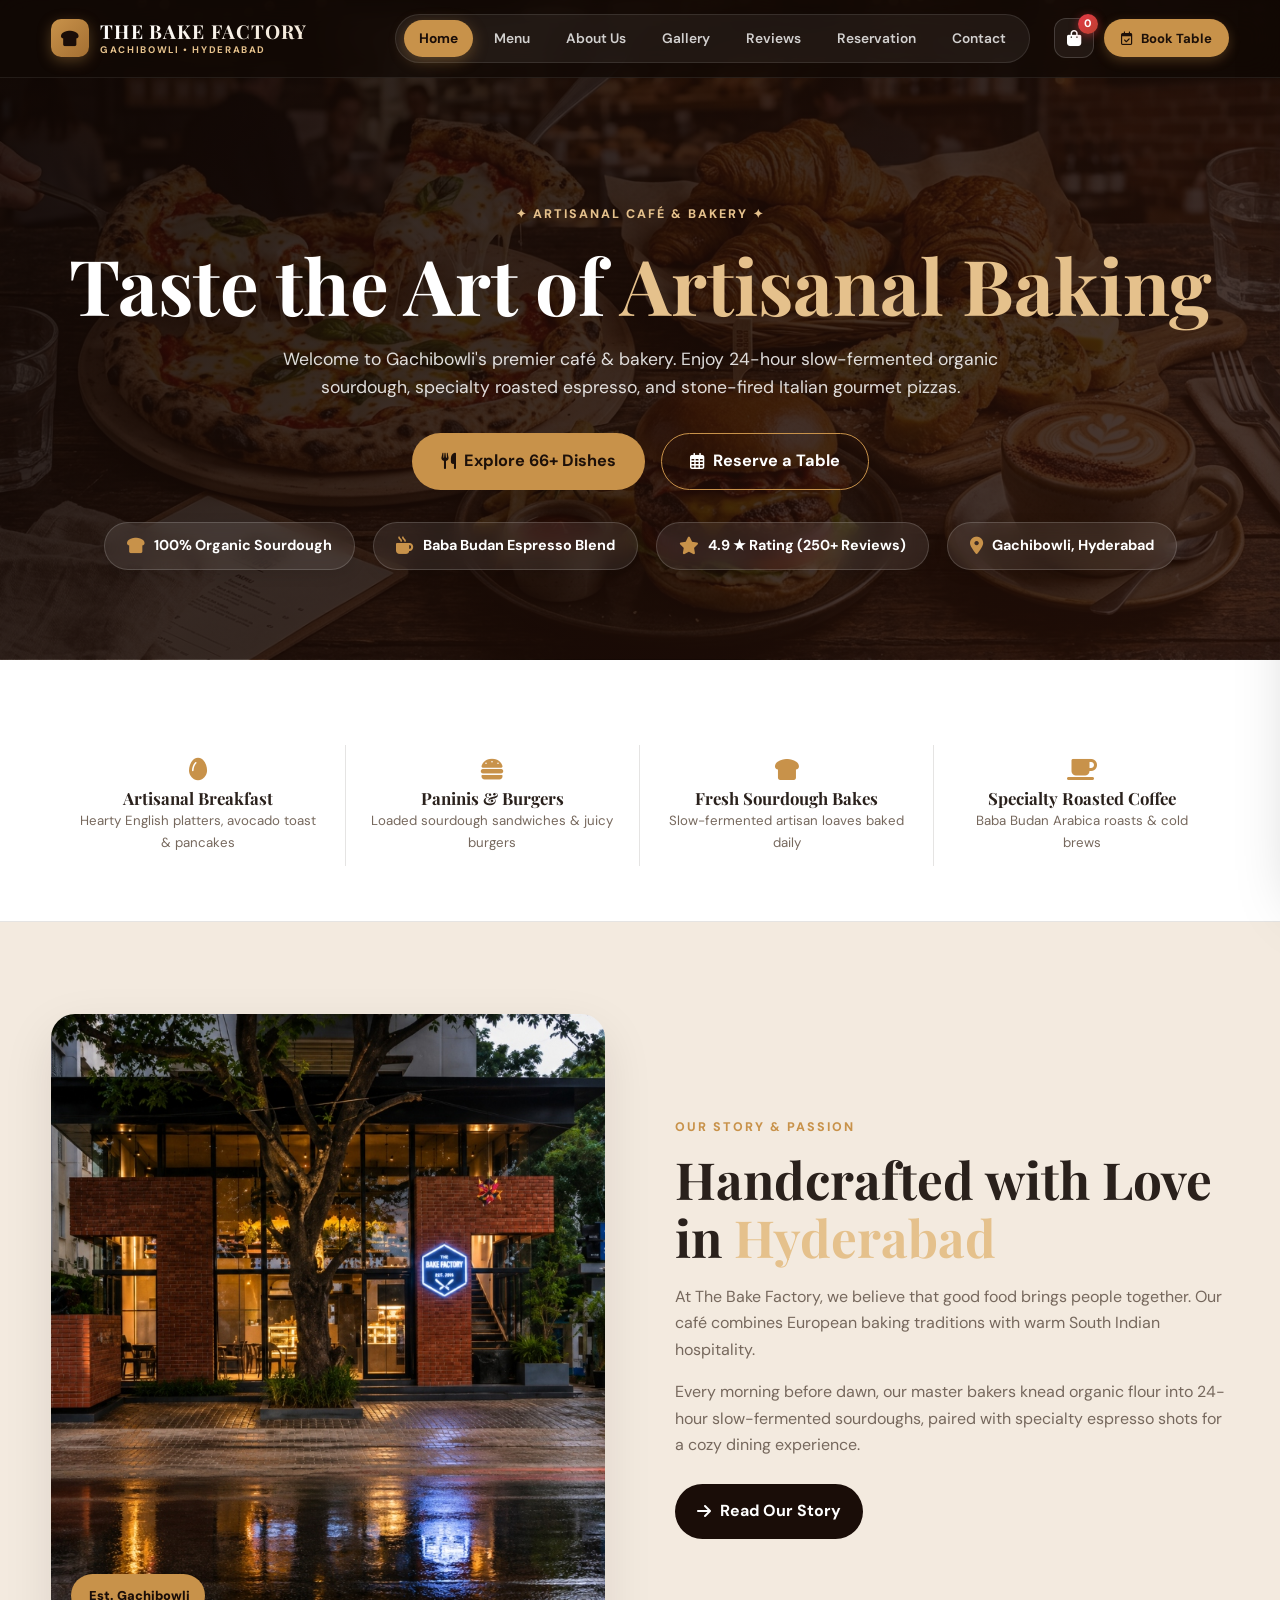
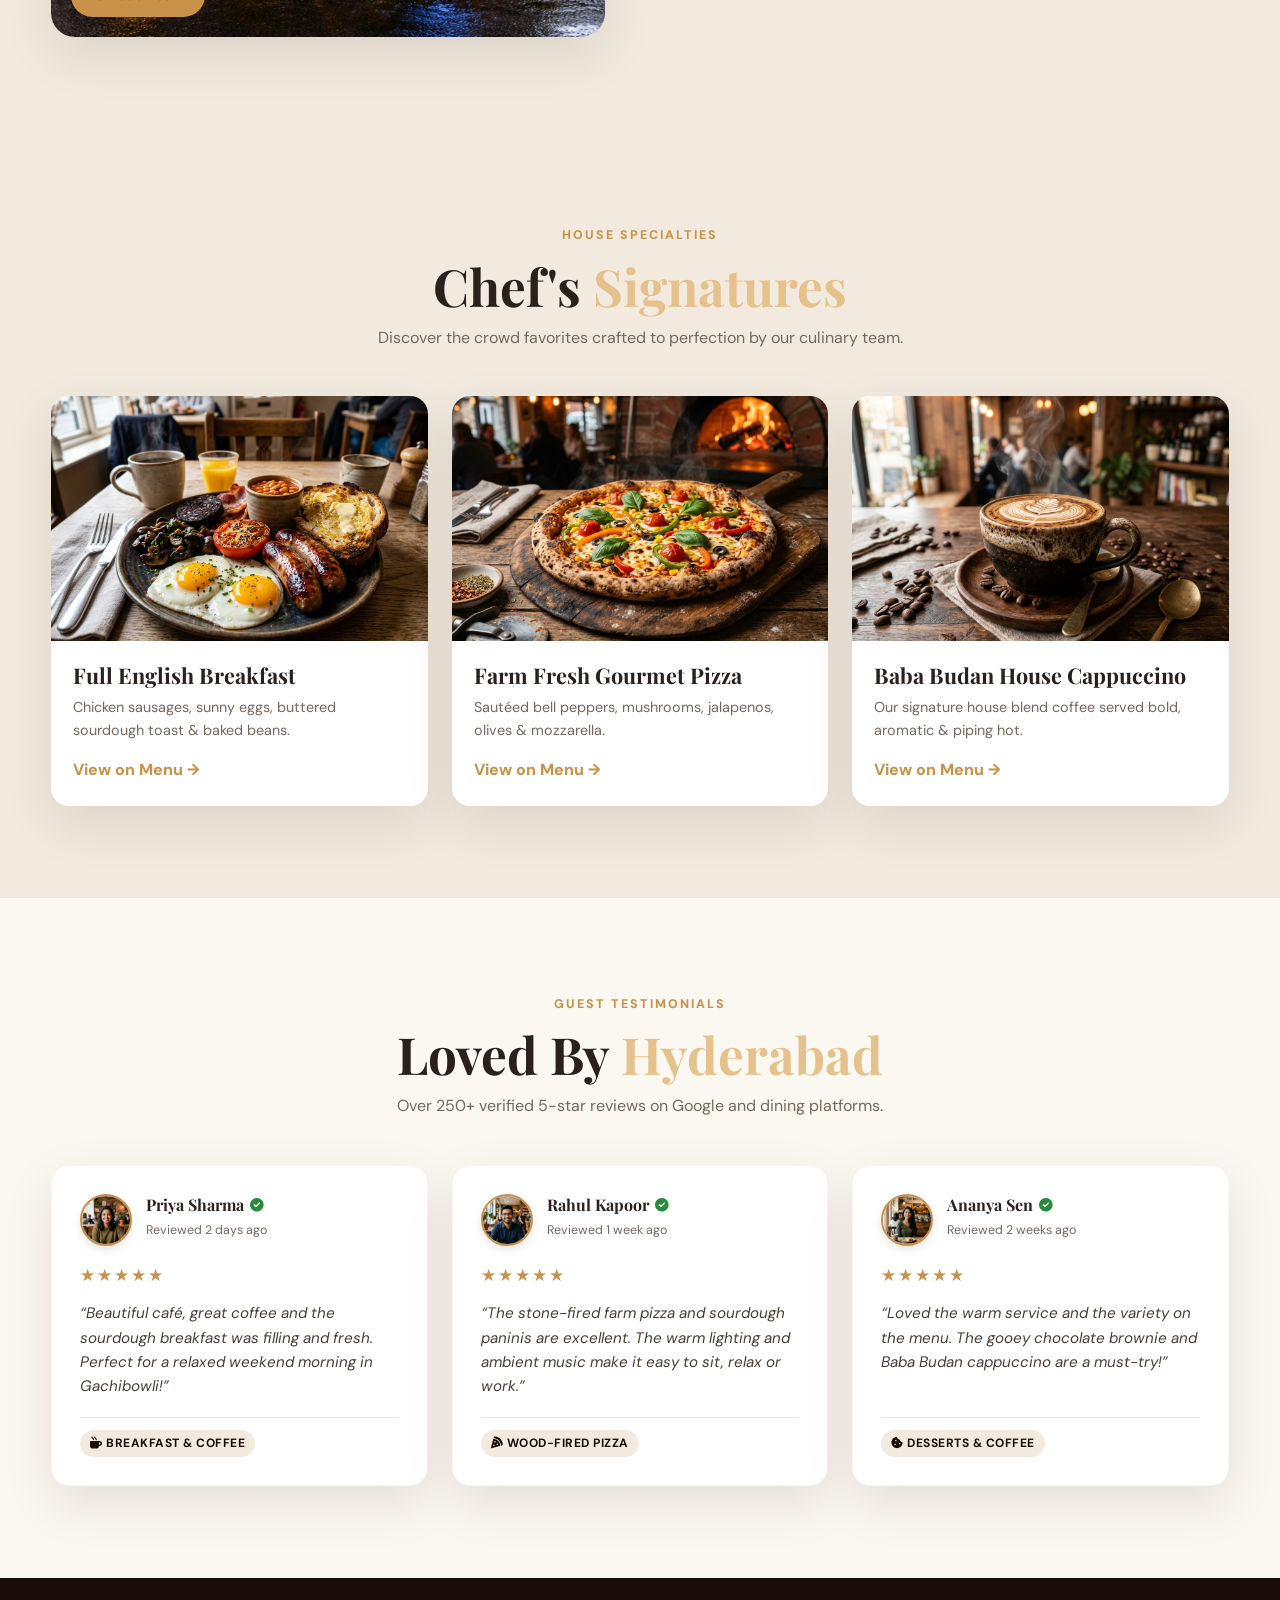
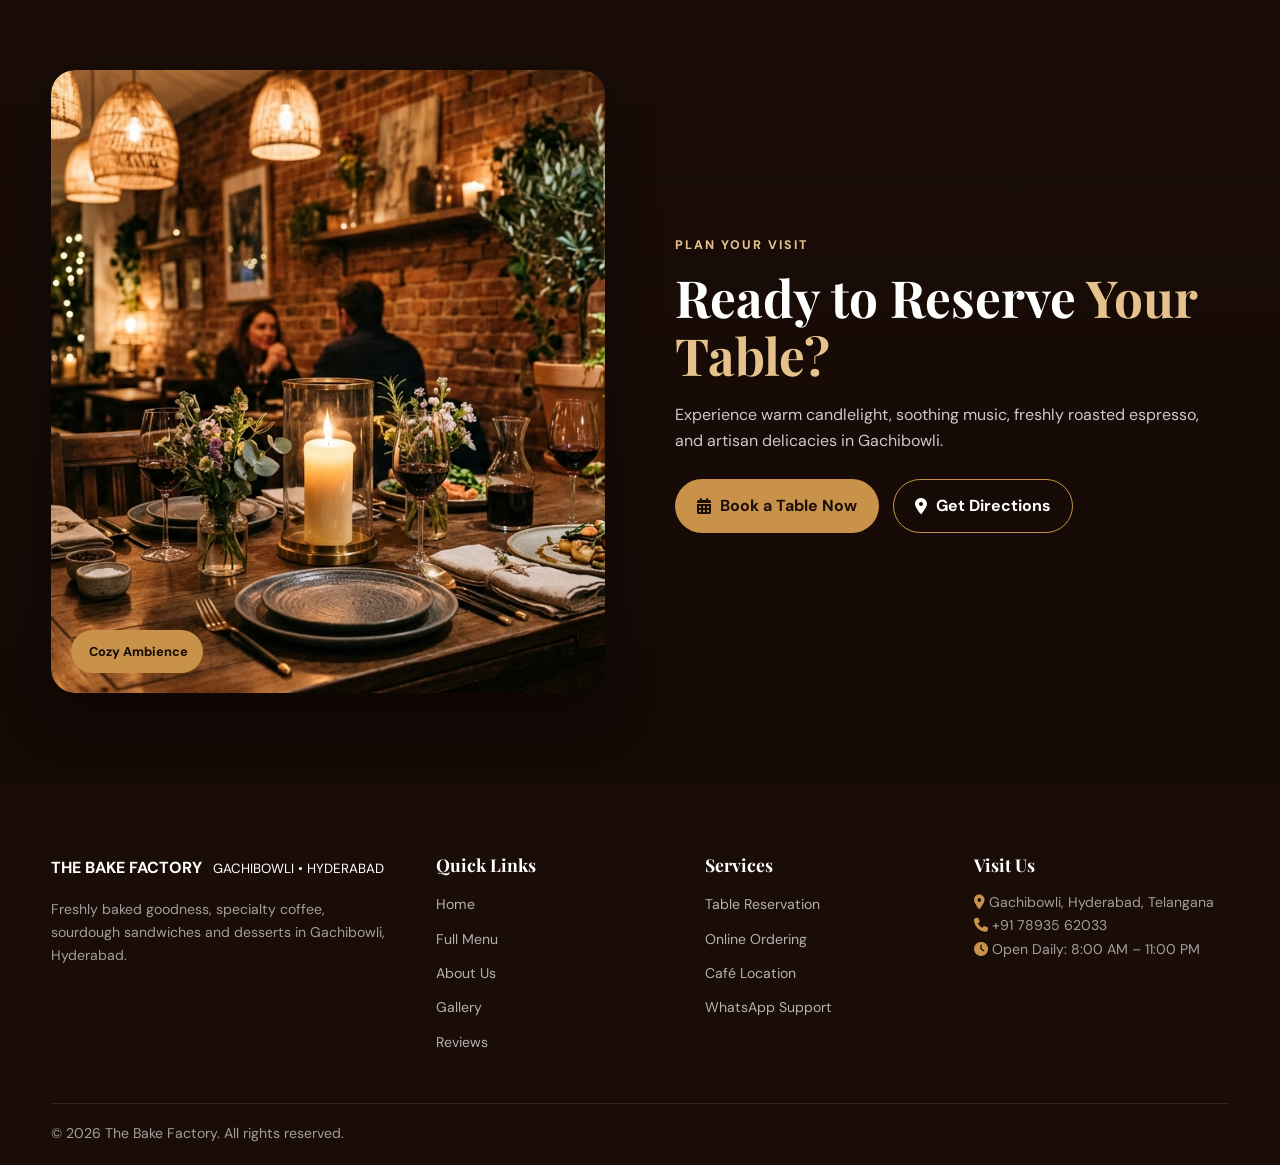
<file: index.html>
<!DOCTYPE html>
<html lang="en">
<head>
<meta charset="UTF-8">
<meta name="viewport" content="width=device-width, initial-scale=1.0">
<title>The Bake Factory | Premier Café in Gachibowli, Hyderabad</title>
<meta name="description" content="The Bake Factory — freshly baked food, specialty coffee and a warm café experience in Gachibowli, Hyderabad.">
<link rel="preconnect" href="https://fonts.googleapis.com">
<link rel="preconnect" href="https://fonts.gstatic.com" crossorigin>
<link href="https://fonts.googleapis.com/css2?family=DM+Sans:wght@400;500;600;700;800&family=Playfair+Display:wght@500;600;700;800&family=Dancing+Script:wght@500;600&display=swap" rel="stylesheet">
<link rel="stylesheet" href="https://cdnjs.cloudflare.com/ajax/libs/font-awesome/6.6.0/css/all.min.css">
<link rel="stylesheet" href="css/style.css">
<link rel="stylesheet" href="css/responsive.css">
<link rel="stylesheet" href="css/animations.css">
</head>
<body><header class="header" id="header">
<div class="container navbar">
<a href="index.html" class="logo">
<div class="logo-icon"><i class="fas fa-bread-slice"></i></div>
<div class="logo-text"><strong>THE BAKE FACTORY</strong><small>GACHIBOWLI • HYDERABAD</small></div>
</a>
<nav class="nav" id="nav">
<a href="index.html" class="active">Home</a><a href="pages/menu.html">Menu</a><a href="pages/about.html">About Us</a><a href="pages/gallery.html">Gallery</a><a href="pages/reviews.html">Reviews</a><a href="pages/reservation.html">Reservation</a><a href="pages/contact.html">Contact</a>
</nav>
<div class="header-actions">
<button class="cart-btn" id="cartBtn" aria-label="View Cart"><i class="fas fa-bag-shopping"></i><span class="cart-count" id="cartCount">0</span></button>
<a href="pages/reservation.html" class="btn btn-gold"><i class="far fa-calendar-check"></i> Book Table</a>
<button class="mobile-toggle" id="mobileToggle" aria-label="Open menu" aria-expanded="false"><i class="fas fa-bars"></i></button>
</div>
</div></header>
<main>
<section class="hero" style="background: linear-gradient(135deg, rgba(16, 7, 4, 0.88), rgba(38, 16, 8, 0.82)), url('assets/images/hero-bakery.jpg') center/cover no-repeat;">
<div class="container text-center">
<span class="eyebrow" style="color:var(--gold-light);letter-spacing:2px;font-weight:800">✦ ARTISANAL CAFÉ & BAKERY ✦</span>
<h1 style="font-size:clamp(3rem, 6vw, 5.2rem);margin:14px 0 16px;line-height:1.15;color:#fff">Taste the Art of <span>Artisanal Baking</span></h1>
<p style="max-width:760px;margin:0 auto 32px;font-size:1.1rem;color:rgba(255,255,255,0.85);line-height:1.6">Welcome to Gachibowli's premier café & bakery. Enjoy 24-hour slow-fermented organic sourdough, specialty roasted espresso, and stone-fired Italian gourmet pizzas.</p>

<div style="display:flex;gap:16px;justify-content:center;flex-wrap:wrap;margin-bottom:32px">
<a href="pages/menu.html" class="btn btn-gold" style="font-size:1.02rem;padding:14px 28px"><i class="fas fa-utensils"></i> Explore 66+ Dishes</a>
<a href="pages/reservation.html" class="btn btn-outline" style="color:#fff;border-color:var(--gold);font-size:1.02rem;padding:14px 28px"><i class="far fa-calendar-alt"></i> Reserve a Table</a>
</div>

<div class="about-stats-bar">
<div class="about-stat-pill"><i class="fas fa-bread-slice"></i> 100% Organic Sourdough</div>
<div class="about-stat-pill"><i class="fas fa-mug-hot"></i> Baba Budan Espresso Blend</div>
<div class="about-stat-pill"><i class="fas fa-star"></i> 4.9 ★ Rating (250+ Reviews)</div>
<div class="about-stat-pill"><i class="fas fa-location-dot"></i> Gachibowli, Hyderabad</div>
</div>
</div>
</section>

<section class="highlights" style="padding:50px 0 20px">
<div class="container highlight-grid">
<div class="highlight reveal">
<i class="fas fa-egg"></i>
<h3>Artisanal Breakfast</h3>
<p>Hearty English platters, avocado toast & pancakes</p>
</div>

<div class="highlight reveal">
<i class="fas fa-burger"></i>
<h3>Paninis & Burgers</h3>
<p>Loaded sourdough sandwiches & juicy burgers</p>
</div>

<div class="highlight reveal">
<i class="fas fa-bread-slice"></i>
<h3>Fresh Sourdough Bakes</h3>
<p>Slow-fermented artisan loaves baked daily</p>
</div>

<div class="highlight reveal">
<i class="fas fa-mug-saucer"></i>
<h3>Specialty Roasted Coffee</h3>
<p>Baba Budan Arabica roasts & cold brews</p>
</div>
</div>
</section>

<section class="section story">
<div class="container story-grid">
<div class="story-photo reveal">
<img src="assets/images/storefront.jpg" alt="The Bake Factory café storefront ambience">
<div class="story-badge" style="background:var(--gold);color:var(--coffee);font-weight:900"><i class="fas fa-sparkles"></i> Est. Gachibowli</div>
</div>

<div class="story-copy reveal">
<span class="eyebrow">Our Story & Passion</span>
<h2>Handcrafted with Love in <span>Hyderabad</span></h2>
<p>At The Bake Factory, we believe that good food brings people together. Our café combines European baking traditions with warm South Indian hospitality.</p>
<p>Every morning before dawn, our master bakers knead organic flour into 24-hour slow-fermented sourdoughs, paired with specialty espresso shots for a cozy dining experience.</p>
<a href="pages/about.html" class="btn btn-dark" style="margin-top:10px"><i class="fas fa-arrow-right"></i> Read Our Story</a>
</div>
</div>
</section>

<section class="section" style="background:var(--cream-2)">
<div class="container">
<div class="section-head reveal">
<span class="eyebrow">House Specialties</span>
<h2>Chef's <span>Signatures</span></h2>
<p>Discover the crowd favorites crafted to perfection by our culinary team.</p>
</div>

<div class="signature-grid">
<article class="food-feature reveal">
<img src="assets/images/english-breakfast.jpg" alt="Full English Breakfast">
<div class="food-feature-body">
<h3>Full English Breakfast</h3>
<p>Chicken sausages, sunny eggs, buttered sourdough toast & baked beans.</p>
<a href="pages/menu.html" class="link">View on Menu →</a>
</div>
</article>

<article class="food-feature reveal">
<img src="assets/images/farm-pizza.jpg" alt="Farm Fresh Pizza">
<div class="food-feature-body">
<h3>Farm Fresh Gourmet Pizza</h3>
<p>Sautéed bell peppers, mushrooms, jalapenos, olives & mozzarella.</p>
<a href="pages/menu.html" class="link">View on Menu →</a>
</div>
</article>

<article class="food-feature reveal">
<img src="assets/images/special-coffee.jpg" alt="Specialty Coffee">
<div class="food-feature-body">
<h3>Baba Budan House Cappuccino</h3>
<p>Our signature house blend coffee served bold, aromatic & piping hot.</p>
<a href="pages/menu.html" class="link">View on Menu →</a>
</div>
</article>
</div>
</div>
</section>

<section class="section">
<div class="container">
<div class="section-head reveal">
<span class="eyebrow">Guest Testimonials</span>
<h2>Loved By <span>Hyderabad</span></h2>
<p>Over 250+ verified 5-star reviews on Google and dining platforms.</p>
</div>

<div class="reviews-grid">
<article class="review reveal">
<div class="review-header">
<img src="assets/images/avatar-priya.jpg" alt="Priya S." class="reviewer-avatar">
<div class="reviewer-info">
<h4>Priya Sharma <i class="fas fa-circle-check verified-badge" title="Verified Guest"></i></h4>
<span class="review-date">Reviewed 2 days ago</span>
</div>
</div>
<div class="stars">★★★★★</div>
<p>“Beautiful café, great coffee and the sourdough breakfast was filling and fresh. Perfect for a relaxed weekend morning in Gachibowli!”</p>
<div class="review-footer">
<span class="review-tag"><i class="fas fa-mug-hot"></i> Breakfast & Coffee</span>
</div>
</article>

<article class="review reveal">
<div class="review-header">
<img src="assets/images/avatar-rahul.jpg" alt="Rahul K." class="reviewer-avatar">
<div class="reviewer-info">
<h4>Rahul Kapoor <i class="fas fa-circle-check verified-badge" title="Verified Guest"></i></h4>
<span class="review-date">Reviewed 1 week ago</span>
</div>
</div>
<div class="stars">★★★★★</div>
<p>“The stone-fired farm pizza and sourdough paninis are excellent. The warm lighting and ambient music make it easy to sit, relax or work.”</p>
<div class="review-footer">
<span class="review-tag"><i class="fas fa-pizza-slice"></i> Wood-Fired Pizza</span>
</div>
</article>

<article class="review reveal">
<div class="review-header">
<img src="assets/images/avatar-ananya.jpg" alt="Ananya S." class="reviewer-avatar">
<div class="reviewer-info">
<h4>Ananya Sen <i class="fas fa-circle-check verified-badge" title="Verified Guest"></i></h4>
<span class="review-date">Reviewed 2 weeks ago</span>
</div>
</div>
<div class="stars">★★★★★</div>
<p>“Loved the warm service and the variety on the menu. The gooey chocolate brownie and Baba Budan cappuccino are a must-try!”</p>
<div class="review-footer">
<span class="review-tag"><i class="fas fa-cookie-bite"></i> Desserts & Coffee</span>
</div>
</article>
</div>
</div>
</section>

<section class="section" style="background:linear-gradient(180deg, var(--coffee) 0%, #150906 100%);color:#fff">
<div class="container">
<div class="story-grid" style="align-items:center">
<div class="story-photo reveal" style="border-radius:24px;overflow:hidden;box-shadow:0 20px 50px rgba(0,0,0,0.4)">
<img src="assets/images/plan-visit.jpg" alt="Cozy Ambient Café Dining" style="width:100%;height:100%;object-fit:cover;min-height:360px">
<div class="story-badge" style="background:var(--gold);color:var(--coffee);font-weight:800"><i class="fas fa-sparkles"></i> Cozy Ambience</div>
</div>

<div class="story-copy reveal">
<span class="eyebrow" style="color:var(--gold-light)">Plan Your Visit</span>
<h2 style="margin:12px 0 18px">Ready to Reserve <span>Your Table?</span></h2>
<p style="color:rgba(255,255,255,.78);margin-bottom:24px">Experience warm candlelight, soothing music, freshly roasted espresso, and artisan delicacies in Gachibowli.</p>
<div style="display:flex;gap:14px;flex-wrap:wrap">
<a href="pages/reservation.html" class="btn btn-gold"><i class="fas fa-calendar-alt"></i> Book a Table Now</a>
<a href="https://maps.app.goo.gl/8MkSHKyjLzxvK45v8" target="_blank" rel="noopener" class="btn btn-outline" style="color:#fff;border-color:var(--gold)"><i class="fas fa-location-dot"></i> Get Directions</a>
</div>
</div>
</div>
</div>
</section>
</main>
<footer class="footer">
<div class="container footer-grid">
<div><a href="index.html" class="logo"><strong>THE BAKE FACTORY</strong><small>GACHIBOWLI • HYDERABAD</small></a><p>Freshly baked goodness, specialty coffee, sourdough sandwiches and desserts in Gachibowli, Hyderabad.</p></div>
<div class="footer-links"><h4>Quick Links</h4><ul>
<li><a href="index.html">Home</a></li><li><a href="pages/menu.html">Full Menu</a></li><li><a href="pages/about.html">About Us</a></li><li><a href="pages/gallery.html">Gallery</a></li><li><a href="pages/reviews.html">Reviews</a></li></ul></div>
<div class="footer-links"><h4>Services</h4><ul>
<li><a href="pages/reservation.html">Table Reservation</a></li><li><a href="pages/menu.html">Online Ordering</a></li><li><a href="pages/contact.html">Café Location</a></li><li><a href="https://wa.me/9107893562033" target="_blank" rel="noopener">WhatsApp Support</a></li></ul></div>
<div><h4>Visit Us</h4><p><i class="fas fa-location-dot" style="color:var(--gold)"></i> Gachibowli, Hyderabad, Telangana</p><p><i class="fas fa-phone" style="color:var(--gold)"></i> +91 78935 62033</p><p><i class="fas fa-clock" style="color:var(--gold)"></i> Open Daily: 8:00 AM – 11:00 PM</p></div>
</div>
<div class="container footer-bottom"><p>© 2026 The Bake Factory. All rights reserved.</p></div>
</footer><div class="order-panel" id="orderPanel" aria-hidden="true"><div class="order-head"><h3>Your Order</h3><button class="order-close" id="orderClose" aria-label="Close order"><i class="fas fa-xmark"></i></button></div><div class="order-items" id="orderItems"></div><div class="order-total"><div class="total-row"><span>Total</span><span id="orderTotal">₹0</span></div><button class="btn btn-gold" id="whatsappOrder" style="width:100%"><i class="fab fa-whatsapp"></i> Order via WhatsApp</button></div></div>
<div class="mobile-bar"><a href="tel:07893562033"><i class="fas fa-phone"></i>Call</a><a href="https://wa.me/9107893562033" target="_blank" rel="noopener"><i class="fab fa-whatsapp"></i>WhatsApp</a><button id="mobileOrder"><i class="fas fa-bag-shopping"></i>Order</button></div>
<div class="modal" id="modal"><div class="modal-content"><button class="modal-close" id="modalClose"><i class="fas fa-xmark"></i></button><h3 id="modalTitle">Notice</h3><p id="modalText"></p></div></div><script src="js/main.js"></script><script src="js/menu.js"></script></body></html>
</file>
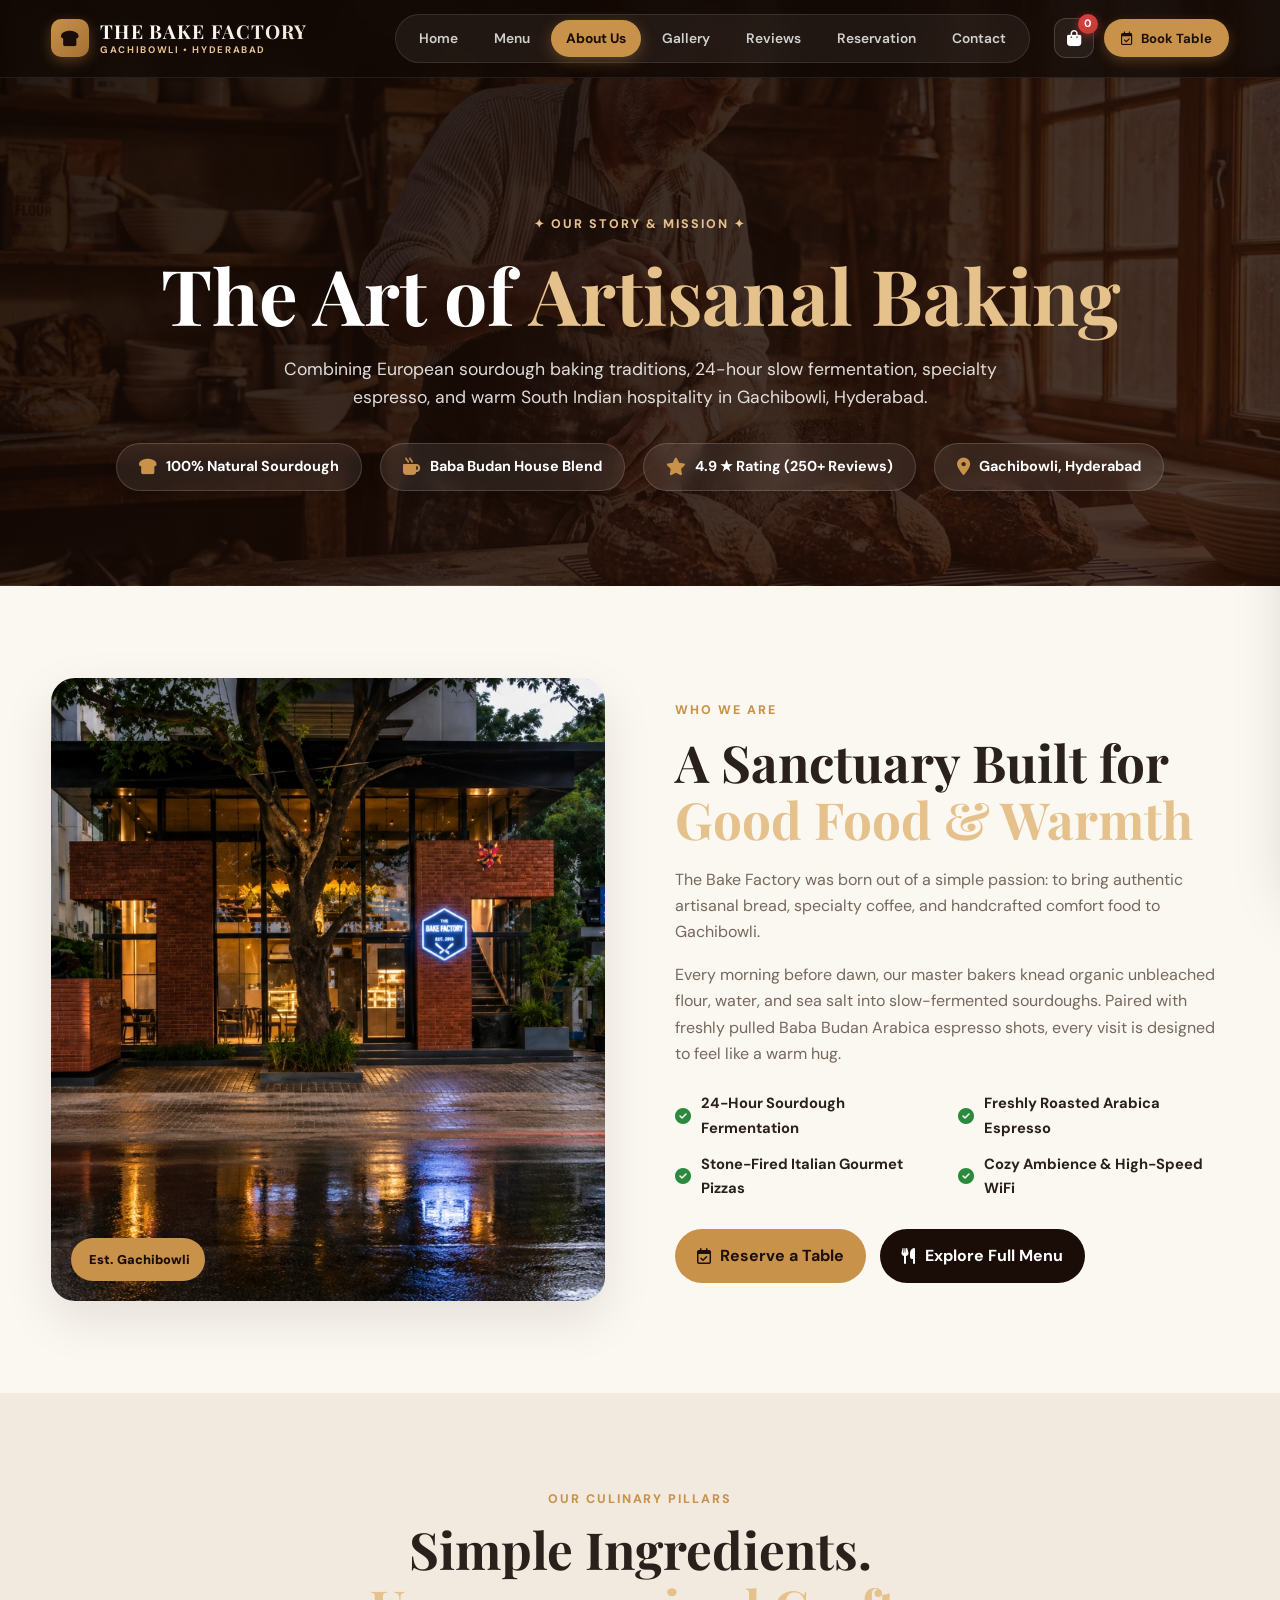
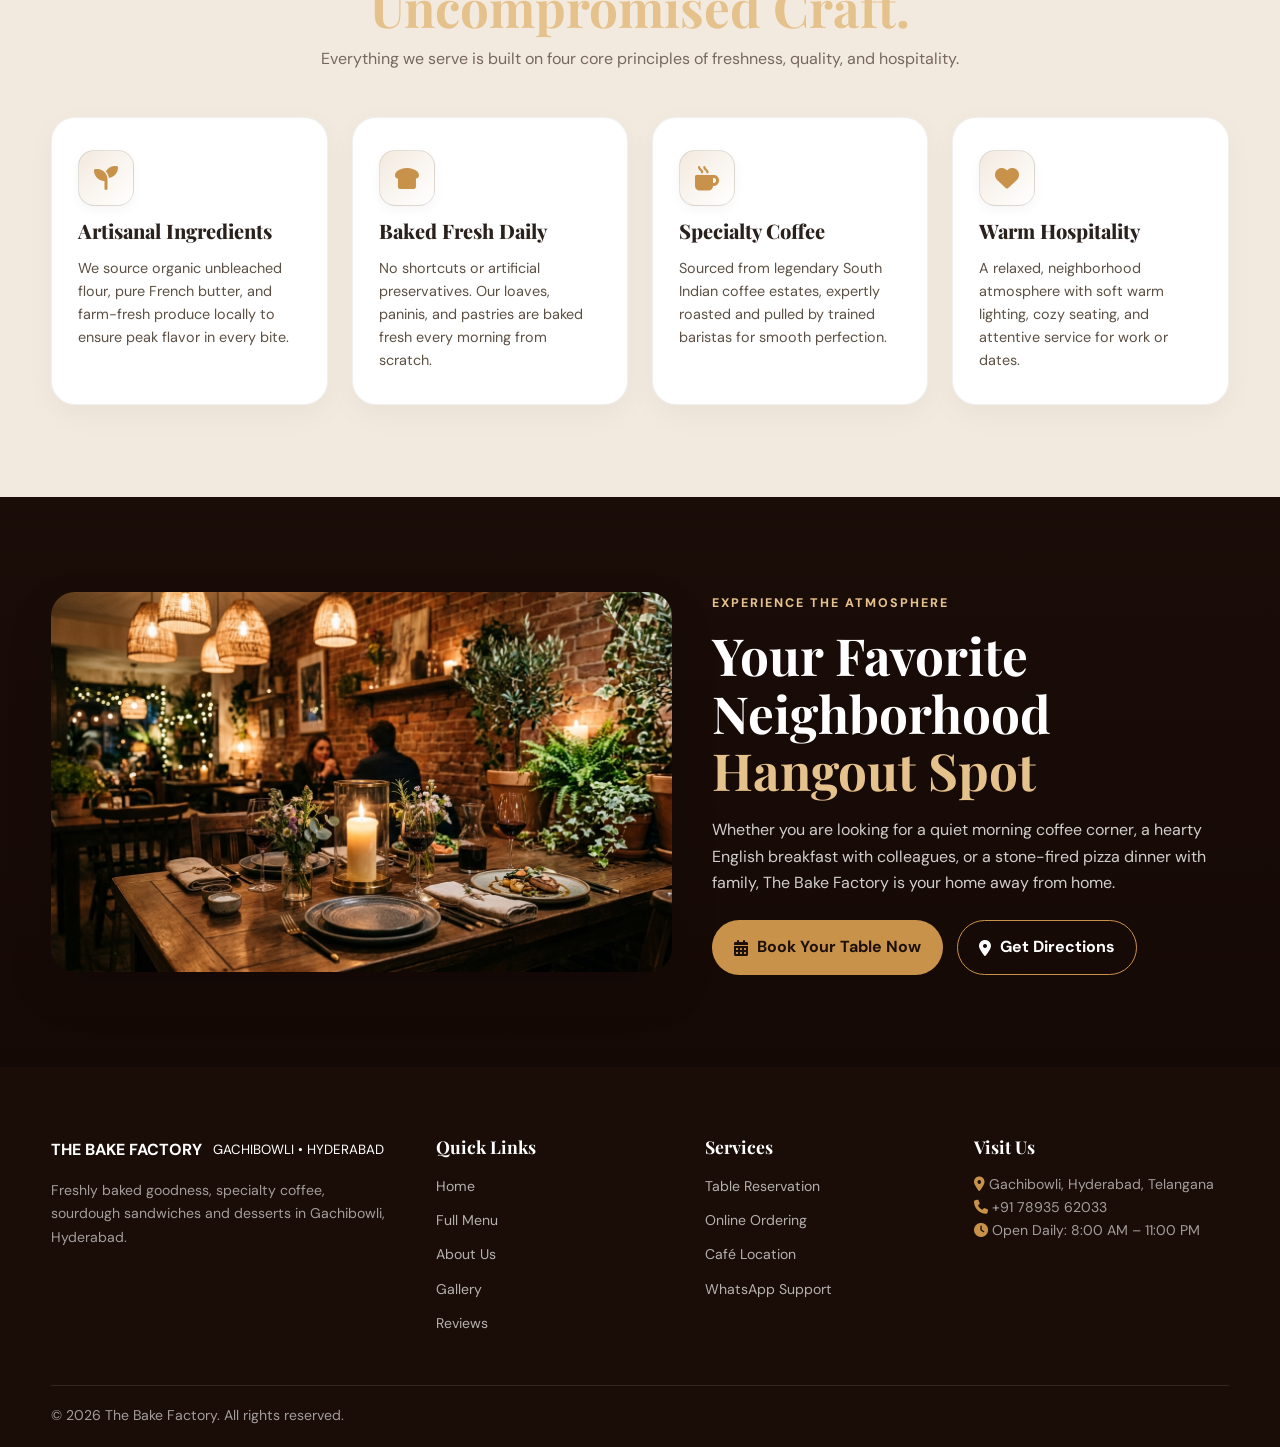
<file: pages/about.html>
<!DOCTYPE html>
<html lang="en">
<head>
<meta charset="UTF-8">
<meta name="viewport" content="width=device-width, initial-scale=1.0">
<title>The Bake Factory | About Us</title>
<meta name="description" content="The Bake Factory — freshly baked food, specialty coffee and a warm café experience in Gachibowli, Hyderabad.">
<link rel="preconnect" href="https://fonts.googleapis.com">
<link rel="preconnect" href="https://fonts.gstatic.com" crossorigin>
<link href="https://fonts.googleapis.com/css2?family=DM+Sans:wght@400;500;600;700;800&family=Playfair+Display:wght@500;600;700;800&family=Dancing+Script:wght@500;600&display=swap" rel="stylesheet">
<link rel="stylesheet" href="https://cdnjs.cloudflare.com/ajax/libs/font-awesome/6.6.0/css/all.min.css">
<link rel="stylesheet" href="../css/style.css">
<link rel="stylesheet" href="../css/responsive.css">
<link rel="stylesheet" href="../css/animations.css">
</head>
<body><header class="header" id="header">
<div class="container navbar">
<a href="../index.html" class="logo">
<div class="logo-icon"><i class="fas fa-bread-slice"></i></div>
<div class="logo-text"><strong>THE BAKE FACTORY</strong><small>GACHIBOWLI • HYDERABAD</small></div>
</a>
<nav class="nav" id="nav">
<a href="../index.html">Home</a><a href="menu.html">Menu</a><a href="about.html" class="active">About Us</a><a href="gallery.html">Gallery</a><a href="reviews.html">Reviews</a><a href="reservation.html">Reservation</a><a href="contact.html">Contact</a>
</nav>
<div class="header-actions">
<button class="cart-btn" id="cartBtn" aria-label="View Cart"><i class="fas fa-bag-shopping"></i><span class="cart-count" id="cartCount">0</span></button>
<a href="reservation.html" class="btn btn-gold"><i class="far fa-calendar-check"></i> Book Table</a>
<button class="mobile-toggle" id="mobileToggle" aria-label="Open menu" aria-expanded="false"><i class="fas fa-bars"></i></button>
</div>
</div></header><main>
<section class="page-hero" style="background: linear-gradient(135deg, rgba(16, 7, 4, 0.88), rgba(38, 16, 8, 0.82)), url('../assets/images/about-us.jpg') center/cover no-repeat;">
<div class="container text-center">
<span class="eyebrow" style="color:var(--gold-light);letter-spacing:2px;font-weight:800">✦ OUR STORY & MISSION ✦</span>
<h1 style="font-size:clamp(3rem, 6vw, 5.2rem);margin:14px 0 16px;line-height:1.15">The Art of <span>Artisanal Baking</span></h1>
<p style="max-width:760px;margin:0 auto 32px;font-size:1.1rem;color:rgba(255,255,255,0.85);line-height:1.6">Combining European sourdough baking traditions, 24-hour slow fermentation, specialty espresso, and warm South Indian hospitality in Gachibowli, Hyderabad.</p>

<div class="about-stats-bar">
<div class="about-stat-pill"><i class="fas fa-bread-slice"></i> 100% Natural Sourdough</div>
<div class="about-stat-pill"><i class="fas fa-mug-hot"></i> Baba Budan House Blend</div>
<div class="about-stat-pill"><i class="fas fa-star"></i> 4.9 ★ Rating (250+ Reviews)</div>
<div class="about-stat-pill"><i class="fas fa-location-dot"></i> Gachibowli, Hyderabad</div>
</div>
</div>
</section>

<section class="section">
<div class="container story-grid">
<div class="story-photo reveal">
<img src="../assets/images/storefront.jpg" alt="The Bake Factory café storefront ambience">
<div class="story-badge" style="background:var(--gold);color:var(--coffee);font-weight:900"><i class="fas fa-sparkles"></i> Est. Gachibowli</div>
</div>

<div class="story-copy reveal">
<span class="eyebrow">Who We Are</span>
<h2>A Sanctuary Built for <span>Good Food & Warmth</span></h2>
<p>The Bake Factory was born out of a simple passion: to bring authentic artisanal bread, specialty coffee, and handcrafted comfort food to Gachibowli.</p>
<p>Every morning before dawn, our master bakers knead organic unbleached flour, water, and sea salt into slow-fermented sourdoughs. Paired with freshly pulled Baba Budan Arabica espresso shots, every visit is designed to feel like a warm hug.</p>

<ul class="story-features-list">
<li><i class="fas fa-circle-check"></i> 24-Hour Sourdough Fermentation</li>
<li><i class="fas fa-circle-check"></i> Freshly Roasted Arabica Espresso</li>
<li><i class="fas fa-circle-check"></i> Stone-Fired Italian Gourmet Pizzas</li>
<li><i class="fas fa-circle-check"></i> Cozy Ambience & High-Speed WiFi</li>
</ul>

<div style="display:flex;gap:14px;flex-wrap:wrap">
<a href="reservation.html" class="btn btn-gold"><i class="far fa-calendar-check"></i> Reserve a Table</a>
<a href="menu.html" class="btn btn-dark"><i class="fas fa-utensils"></i> Explore Full Menu</a>
</div>
</div>
</div>
</section>

<section class="section" style="background:var(--cream-2)">
<div class="container">
<div class="section-head reveal">
<span class="eyebrow">Our Culinary Pillars</span>
<h2>Simple Ingredients. <span>Uncompromised Craft.</span></h2>
<p>Everything we serve is built on four core principles of freshness, quality, and hospitality.</p>
</div>

<div class="values-grid">
<div class="value-card reveal">
<div class="value-card-icon"><i class="fas fa-seedling"></i></div>
<h3>Artisanal Ingredients</h3>
<p>We source organic unbleached flour, pure French butter, and farm-fresh produce locally to ensure peak flavor in every bite.</p>
</div>

<div class="value-card reveal">
<div class="value-card-icon"><i class="fas fa-bread-slice"></i></div>
<h3>Baked Fresh Daily</h3>
<p>No shortcuts or artificial preservatives. Our loaves, paninis, and pastries are baked fresh every morning from scratch.</p>
</div>

<div class="value-card reveal">
<div class="value-card-icon"><i class="fas fa-mug-hot"></i></div>
<h3>Specialty Coffee</h3>
<p>Sourced from legendary South Indian coffee estates, expertly roasted and pulled by trained baristas for smooth perfection.</p>
</div>

<div class="value-card reveal">
<div class="value-card-icon"><i class="fas fa-heart"></i></div>
<h3>Warm Hospitality</h3>
<p>A relaxed, neighborhood atmosphere with soft warm lighting, cozy seating, and attentive service for work or dates.</p>
</div>
</div>
</div>
</section>

<section class="section" style="background:linear-gradient(180deg, var(--coffee) 0%, #150906 100%);color:#fff">
<div class="container">
<div class="showcase-grid">
<div class="showcase-card reveal">
<img src="../assets/images/plan-visit.jpg" alt="Café interior dining and ambient seating">
</div>

<div class="story-copy reveal">
<span class="eyebrow" style="color:var(--gold-light)">Experience The Atmosphere</span>
<h2 style="color:#fff;margin:12px 0 18px">Your Favorite Neighborhood <span>Hangout Spot</span></h2>
<p style="color:rgba(255,255,255,0.8);margin-bottom:24px">Whether you are looking for a quiet morning coffee corner, a hearty English breakfast with colleagues, or a stone-fired pizza dinner with family, The Bake Factory is your home away from home.</p>

<div style="display:flex;gap:14px;flex-wrap:wrap">
<a href="reservation.html" class="btn btn-gold"><i class="fas fa-calendar-alt"></i> Book Your Table Now</a>
<a href="https://maps.app.goo.gl/8MkSHKyjLzxvK45v8" target="_blank" rel="noopener" class="btn btn-outline" style="color:#fff;border-color:var(--gold)"><i class="fas fa-location-dot"></i> Get Directions</a>
</div>
</div>
</div>
</div>
</section>
</main><footer class="footer">
<div class="container footer-grid">
<div><a href="../index.html" class="logo"><strong>THE BAKE FACTORY</strong><small>GACHIBOWLI • HYDERABAD</small></a><p>Freshly baked goodness, specialty coffee, sourdough sandwiches and desserts in Gachibowli, Hyderabad.</p></div>
<div class="footer-links"><h4>Quick Links</h4><ul>
<li><a href="../index.html">Home</a></li><li><a href="menu.html">Full Menu</a></li><li><a href="about.html">About Us</a></li><li><a href="gallery.html">Gallery</a></li><li><a href="reviews.html">Reviews</a></li></ul></div>
<div class="footer-links"><h4>Services</h4><ul>
<li><a href="reservation.html">Table Reservation</a></li><li><a href="menu.html">Online Ordering</a></li><li><a href="contact.html">Café Location</a></li><li><a href="https://wa.me/9107893562033" target="_blank" rel="noopener">WhatsApp Support</a></li></ul></div>
<div><h4>Visit Us</h4><p><i class="fas fa-location-dot" style="color:var(--gold)"></i> Gachibowli, Hyderabad, Telangana</p><p><i class="fas fa-phone" style="color:var(--gold)"></i> +91 78935 62033</p><p><i class="fas fa-clock" style="color:var(--gold)"></i> Open Daily: 8:00 AM – 11:00 PM</p></div>
</div>
<div class="container footer-bottom"><p>© 2026 The Bake Factory. All rights reserved.</p></div>
</footer><div class="order-panel" id="orderPanel" aria-hidden="true"><div class="order-head"><h3>Your Order</h3><button class="order-close" id="orderClose" aria-label="Close order"><i class="fas fa-xmark"></i></button></div><div class="order-items" id="orderItems"></div><div class="order-total"><div class="total-row"><span>Total</span><span id="orderTotal">₹0</span></div><button class="btn btn-gold" id="whatsappOrder" style="width:100%"><i class="fab fa-whatsapp"></i> Order via WhatsApp</button></div></div>
<div class="mobile-bar"><a href="tel:07893562033"><i class="fas fa-phone"></i>Call</a><a href="https://wa.me/9107893562033" target="_blank" rel="noopener"><i class="fab fa-whatsapp"></i>WhatsApp</a><button id="mobileOrder"><i class="fas fa-bag-shopping"></i>Order</button></div>
<div class="modal" id="modal"><div class="modal-content"><button class="modal-close" id="modalClose"><i class="fas fa-xmark"></i></button><h3 id="modalTitle">Notice</h3><p id="modalText"></p></div></div><script src="../js/main.js"></script></body></html>
</file>
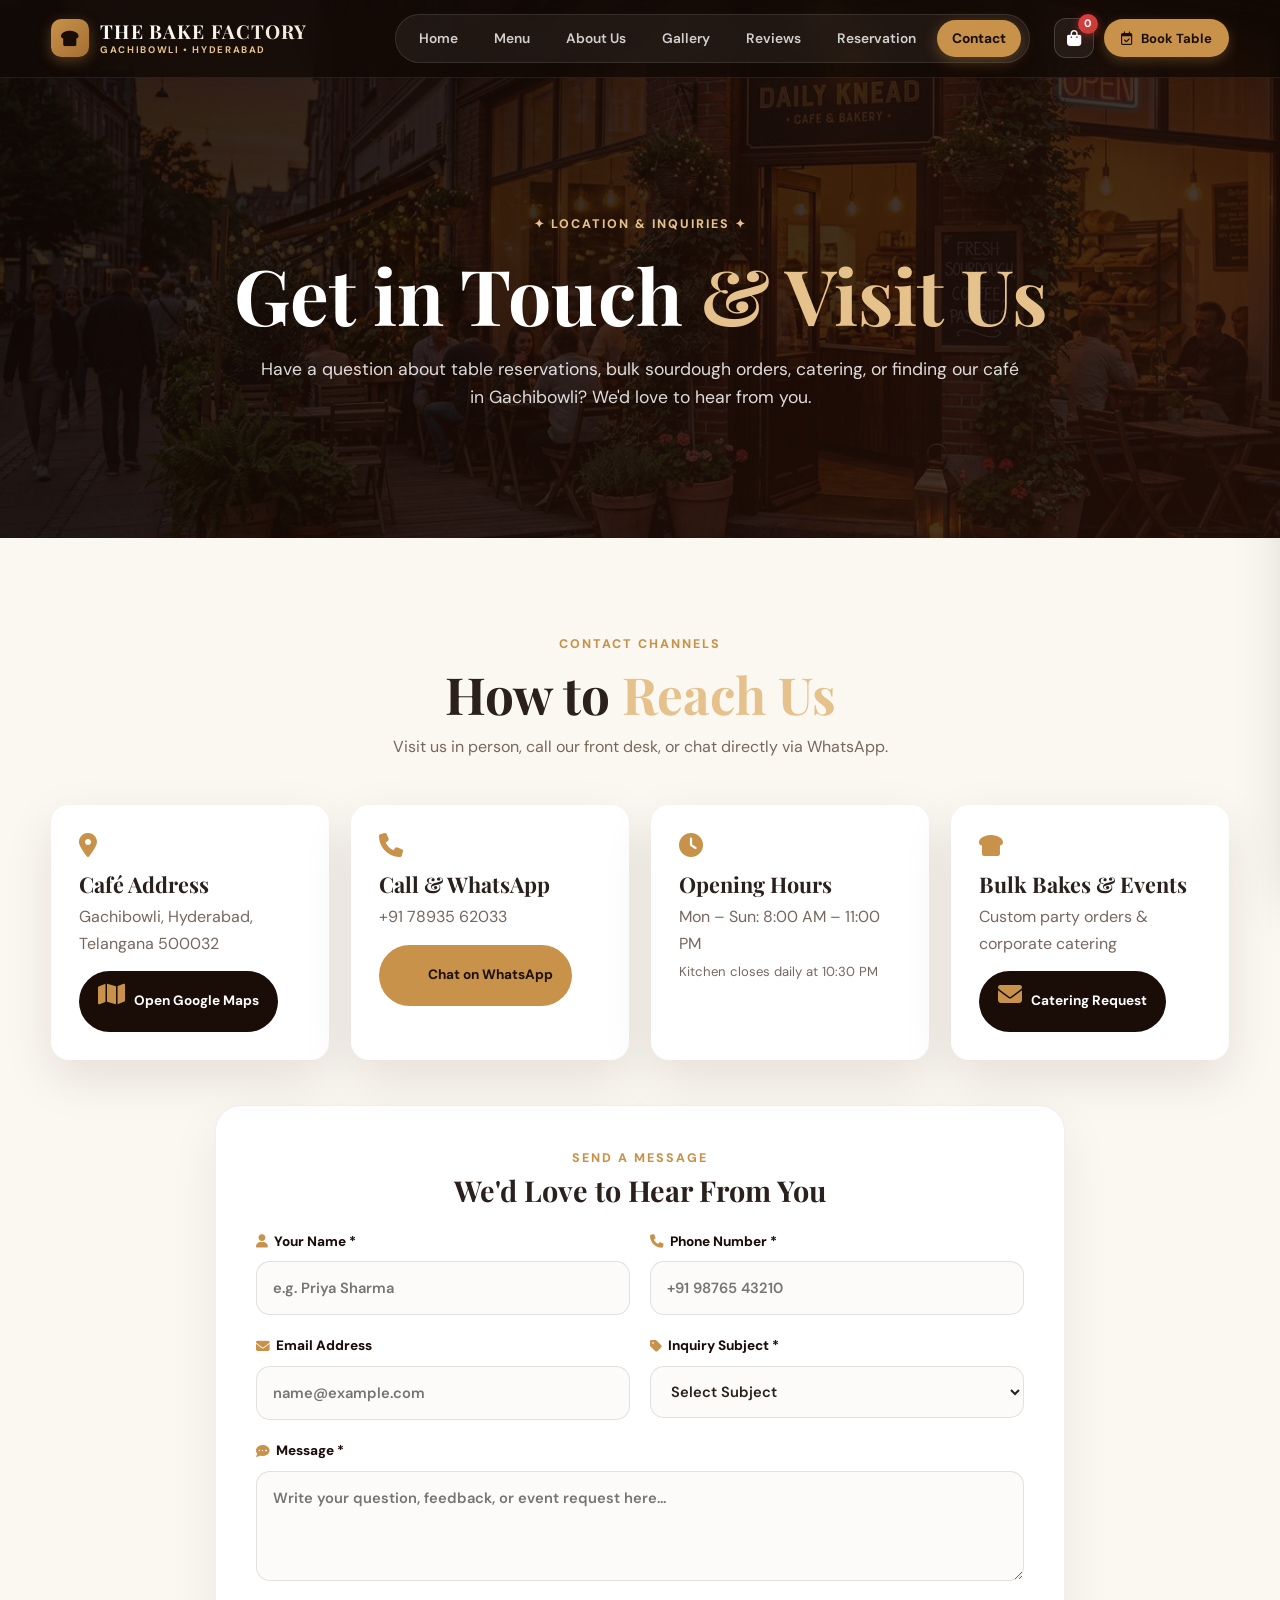
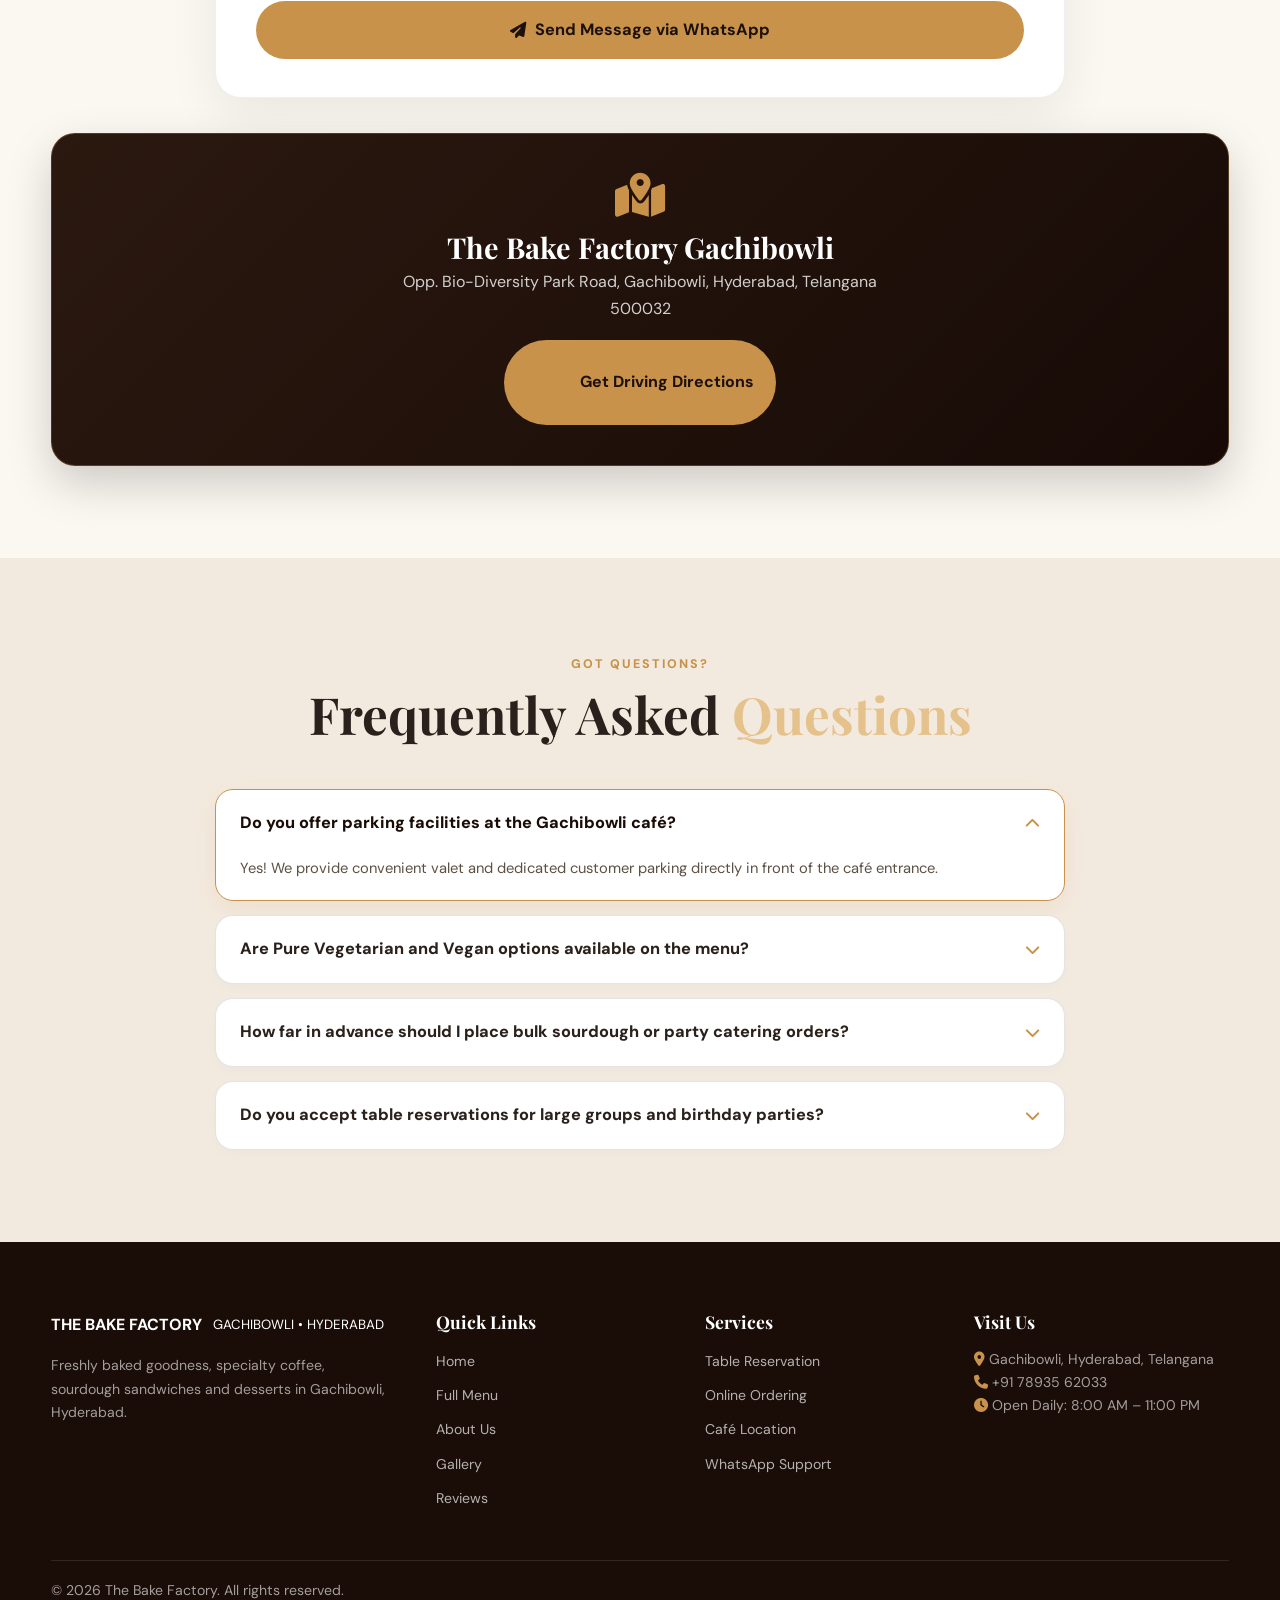
<file: pages/contact.html>
<!DOCTYPE html>
<html lang="en">
<head>
<meta charset="UTF-8">
<meta name="viewport" content="width=device-width, initial-scale=1.0">
<title>The Bake Factory | Contact</title>
<meta name="description" content="The Bake Factory — freshly baked food, specialty coffee and a warm café experience in Gachibowli, Hyderabad.">
<link rel="preconnect" href="https://fonts.googleapis.com">
<link rel="preconnect" href="https://fonts.gstatic.com" crossorigin>
<link href="https://fonts.googleapis.com/css2?family=DM+Sans:wght@400;500;600;700;800&family=Playfair+Display:wght@500;600;700;800&family=Dancing+Script:wght@500;600&display=swap" rel="stylesheet">
<link rel="stylesheet" href="https://cdnjs.cloudflare.com/ajax/libs/font-awesome/6.6.0/css/all.min.css">
<link rel="stylesheet" href="../css/style.css">
<link rel="stylesheet" href="../css/responsive.css">
<link rel="stylesheet" href="../css/animations.css">
</head>
<body><header class="header" id="header">
<div class="container navbar">
<a href="../index.html" class="logo">
<div class="logo-icon"><i class="fas fa-bread-slice"></i></div>
<div class="logo-text"><strong>THE BAKE FACTORY</strong><small>GACHIBOWLI • HYDERABAD</small></div>
</a>
<nav class="nav" id="nav">
<a href="../index.html">Home</a><a href="menu.html">Menu</a><a href="about.html">About Us</a><a href="gallery.html">Gallery</a><a href="reviews.html">Reviews</a><a href="reservation.html">Reservation</a><a href="contact.html" class="active">Contact</a>
</nav>
<div class="header-actions">
<button class="cart-btn" id="cartBtn" aria-label="View Cart"><i class="fas fa-bag-shopping"></i><span class="cart-count" id="cartCount">0</span></button>
<a href="reservation.html" class="btn btn-gold"><i class="far fa-calendar-check"></i> Book Table</a>
<button class="mobile-toggle" id="mobileToggle" aria-label="Open menu" aria-expanded="false"><i class="fas fa-bars"></i></button>
</div>
</div></header><main>
<section class="page-hero" style="background: linear-gradient(135deg, rgba(16, 7, 4, 0.88), rgba(38, 16, 8, 0.82)), url('../assets/images/contact.jpg') center/cover no-repeat; padding: 210px 0 95px;">
<div class="container text-center">
<span class="eyebrow" style="color:var(--gold-light);letter-spacing:2px;font-weight:800">✦ LOCATION & INQUIRIES ✦</span>
<h1 style="font-size:clamp(3rem, 6vw, 5.2rem);margin:14px 0 16px;line-height:1.15">Get in Touch <span>& Visit Us</span></h1>
<p style="max-width:760px;margin:0 auto 32px;font-size:1.1rem;color:rgba(255,255,255,0.85);line-height:1.6">Have a question about table reservations, bulk sourdough orders, catering, or finding our café in Gachibowli? We'd love to hear from you.</p>
</div>
</section>

<section class="section">
<div class="container">
<div class="section-head reveal">
<span class="eyebrow">Contact Channels</span>
<h2>How to <span>Reach Us</span></h2>
<p>Visit us in person, call our front desk, or chat directly via WhatsApp.</p>
</div>

<div class="contact-grid">
<div class="info-card reveal">
<i class="fas fa-location-dot"></i>
<h3>Café Address</h3>
<p>Gachibowli, Hyderabad, Telangana 500032</p>
<p style="margin-top:14px">
<a class="btn btn-dark" href="https://maps.app.goo.gl/8MkSHKyjLzxvK45v8" target="_blank" rel="noopener" style="padding:10px 18px;font-size:0.85rem"><i class="fas fa-map"></i> Open Google Maps</a>
</p>
</div>

<div class="info-card reveal">
<i class="fas fa-phone"></i>
<h3>Call & WhatsApp</h3>
<p>+91 78935 62033</p>
<p style="margin-top:14px">
<a class="btn btn-gold" href="https://wa.me/9107893562033" target="_blank" rel="noopener" style="padding:10px 18px;font-size:0.85rem"><i class="fab fa-whatsapp"></i> Chat on WhatsApp</a>
</p>
</div>

<div class="info-card reveal">
<i class="fas fa-clock"></i>
<h3>Opening Hours</h3>
<p>Mon – Sun: 8:00 AM – 11:00 PM</p>
<p style="font-size:0.82rem;color:var(--muted);margin-top:4px">Kitchen closes daily at 10:30 PM</p>
</div>

<div class="info-card reveal">
<i class="fas fa-bread-slice"></i>
<h3>Bulk Bakes & Events</h3>
<p>Custom party orders & corporate catering</p>
<p style="margin-top:14px">
<a class="btn btn-dark" href="https://wa.me/9107893562033?text=Hi!%20I%20want%20to%20inquire%20about%20bulk%20catering." target="_blank" rel="noopener" style="padding:10px 18px;font-size:0.85rem"><i class="fas fa-envelope"></i> Catering Request</a>
</p>
</div>
</div>

<div class="form-card reveal" style="margin-top:45px">
<div style="margin-bottom:24px;text-align:center">
<span class="eyebrow">Send A Message</span>
<h3 style="font-size:1.8rem;margin-top:4px">We'd Love to Hear <span>From You</span></h3>
</div>
<form id="contactForm">
<div class="form-grid">
<div class="field">
<label for="contactName"><i class="fas fa-user" style="color:var(--gold)"></i> Your Name *</label>
<input id="contactName" required placeholder="e.g. Priya Sharma">
</div>

<div class="field">
<label for="contactPhone"><i class="fas fa-phone" style="color:var(--gold)"></i> Phone Number *</label>
<input id="contactPhone" required inputmode="tel" placeholder="+91 98765 43210">
</div>

<div class="field">
<label for="contactEmail"><i class="fas fa-envelope" style="color:var(--gold)"></i> Email Address</label>
<input id="contactEmail" type="email" placeholder="name@example.com">
</div>

<div class="field">
<label for="contactSubject"><i class="fas fa-tag" style="color:var(--gold)"></i> Inquiry Subject *</label>
<select id="contactSubject" required>
<option value="">Select Subject</option>
<option value="General Inquiry">General Inquiry</option>
<option value="Table Reservation">Table Reservation Request</option>
<option value="Catering & Bulk Order">Catering & Bulk Bakery Order</option>
<option value="Feedback / Suggestion">Feedback / Suggestion</option>
</select>
</div>

<div class="field full">
<label for="contactMessage"><i class="fas fa-comment-dots" style="color:var(--gold)"></i> Message *</label>
<textarea id="contactMessage" required placeholder="Write your question, feedback, or event request here..."></textarea>
</div>

<div class="field full">
<button class="btn btn-gold" type="submit" style="font-size:1.02rem;padding:15px"><i class="fas fa-paper-plane"></i> Send Message via WhatsApp</button>
</div>
</div>
</form>
</div>

<div class="map-card reveal" style="margin-top:35px">
<div>
<i class="fas fa-map-location-dot"></i>
<h3 style="font-size:1.8rem;color:#fff;margin-bottom:6px">The Bake Factory Gachibowli</h3>
<p style="color:rgba(255,255,255,0.8);margin:0 0 18px;max-width:500px">Opp. Bio-Diversity Park Road, Gachibowli, Hyderabad, Telangana 500032</p>
<a href="https://maps.app.goo.gl/8MkSHKyjLzxvK45v8" target="_blank" rel="noopener" class="btn btn-gold"><i class="fas fa-diamond-turn-right"></i> Get Driving Directions</a>
</div>
</div>
</div>
</section>

<section class="section" style="background:var(--cream-2)">
<div class="container">
<div class="section-head reveal">
<span class="eyebrow">Got Questions?</span>
<h2>Frequently Asked <span>Questions</span></h2>
</div>

<div class="faq-container" id="faqContainer">
<div class="faq-item active">
<button class="faq-question">Do you offer parking facilities at the Gachibowli café? <i class="fas fa-chevron-down"></i></button>
<div class="faq-answer">Yes! We provide convenient valet and dedicated customer parking directly in front of the café entrance.</div>
</div>

<div class="faq-item">
<button class="faq-question">Are Pure Vegetarian and Vegan options available on the menu? <i class="fas fa-chevron-down"></i></button>
<div class="faq-answer">Absolutely! Over 50% of our menu features FSSAI-certified Pure Veg dishes, including vegan sourdough paninis, almond milk coffees, and eggless bakes.</div>
</div>

<div class="faq-item">
<button class="faq-question">How far in advance should I place bulk sourdough or party catering orders? <i class="fas fa-chevron-down"></i></button>
<div class="faq-answer">Because our sourdough undergoes a 24-hour slow fermentation process, we recommend placing bulk catering orders at least 24 hours in advance.</div>
</div>

<div class="faq-item">
<button class="faq-question">Do you accept table reservations for large groups and birthday parties? <i class="fas fa-chevron-down"></i></button>
<div class="faq-answer">Yes, we accommodate parties up to 20+ guests with custom seating arrangements and pre-ordered celebration cakes. Use our online reservation page or call us directly.</div>
</div>
</div>
</div>
</section>
</main><footer class="footer">
<div class="container footer-grid">
<div><a href="../index.html" class="logo"><strong>THE BAKE FACTORY</strong><small>GACHIBOWLI • HYDERABAD</small></a><p>Freshly baked goodness, specialty coffee, sourdough sandwiches and desserts in Gachibowli, Hyderabad.</p></div>
<div class="footer-links"><h4>Quick Links</h4><ul>
<li><a href="../index.html">Home</a></li><li><a href="menu.html">Full Menu</a></li><li><a href="about.html">About Us</a></li><li><a href="gallery.html">Gallery</a></li><li><a href="reviews.html">Reviews</a></li></ul></div>
<div class="footer-links"><h4>Services</h4><ul>
<li><a href="reservation.html">Table Reservation</a></li><li><a href="menu.html">Online Ordering</a></li><li><a href="contact.html">Café Location</a></li><li><a href="https://wa.me/9107893562033" target="_blank" rel="noopener">WhatsApp Support</a></li></ul></div>
<div><h4>Visit Us</h4><p><i class="fas fa-location-dot" style="color:var(--gold)"></i> Gachibowli, Hyderabad, Telangana</p><p><i class="fas fa-phone" style="color:var(--gold)"></i> +91 78935 62033</p><p><i class="fas fa-clock" style="color:var(--gold)"></i> Open Daily: 8:00 AM – 11:00 PM</p></div>
</div>
<div class="container footer-bottom"><p>© 2026 The Bake Factory. All rights reserved.</p></div>
</footer><div class="order-panel" id="orderPanel" aria-hidden="true"><div class="order-head"><h3>Your Order</h3><button class="order-close" id="orderClose" aria-label="Close order"><i class="fas fa-xmark"></i></button></div><div class="order-items" id="orderItems"></div><div class="order-total"><div class="total-row"><span>Total</span><span id="orderTotal">₹0</span></div><button class="btn btn-gold" id="whatsappOrder" style="width:100%"><i class="fab fa-whatsapp"></i> Order via WhatsApp</button></div></div>
<div class="mobile-bar"><a href="tel:07893562033"><i class="fas fa-phone"></i>Call</a><a href="https://wa.me/9107893562033" target="_blank" rel="noopener"><i class="fab fa-whatsapp"></i>WhatsApp</a><button id="mobileOrder"><i class="fas fa-bag-shopping"></i>Order</button></div>
<div class="modal" id="modal"><div class="modal-content"><button class="modal-close" id="modalClose"><i class="fas fa-xmark"></i></button><h3 id="modalTitle">Notice</h3><p id="modalText"></p></div></div><script src="../js/main.js"></script><script src="../js/contact.js"></script></body></html>
</file>
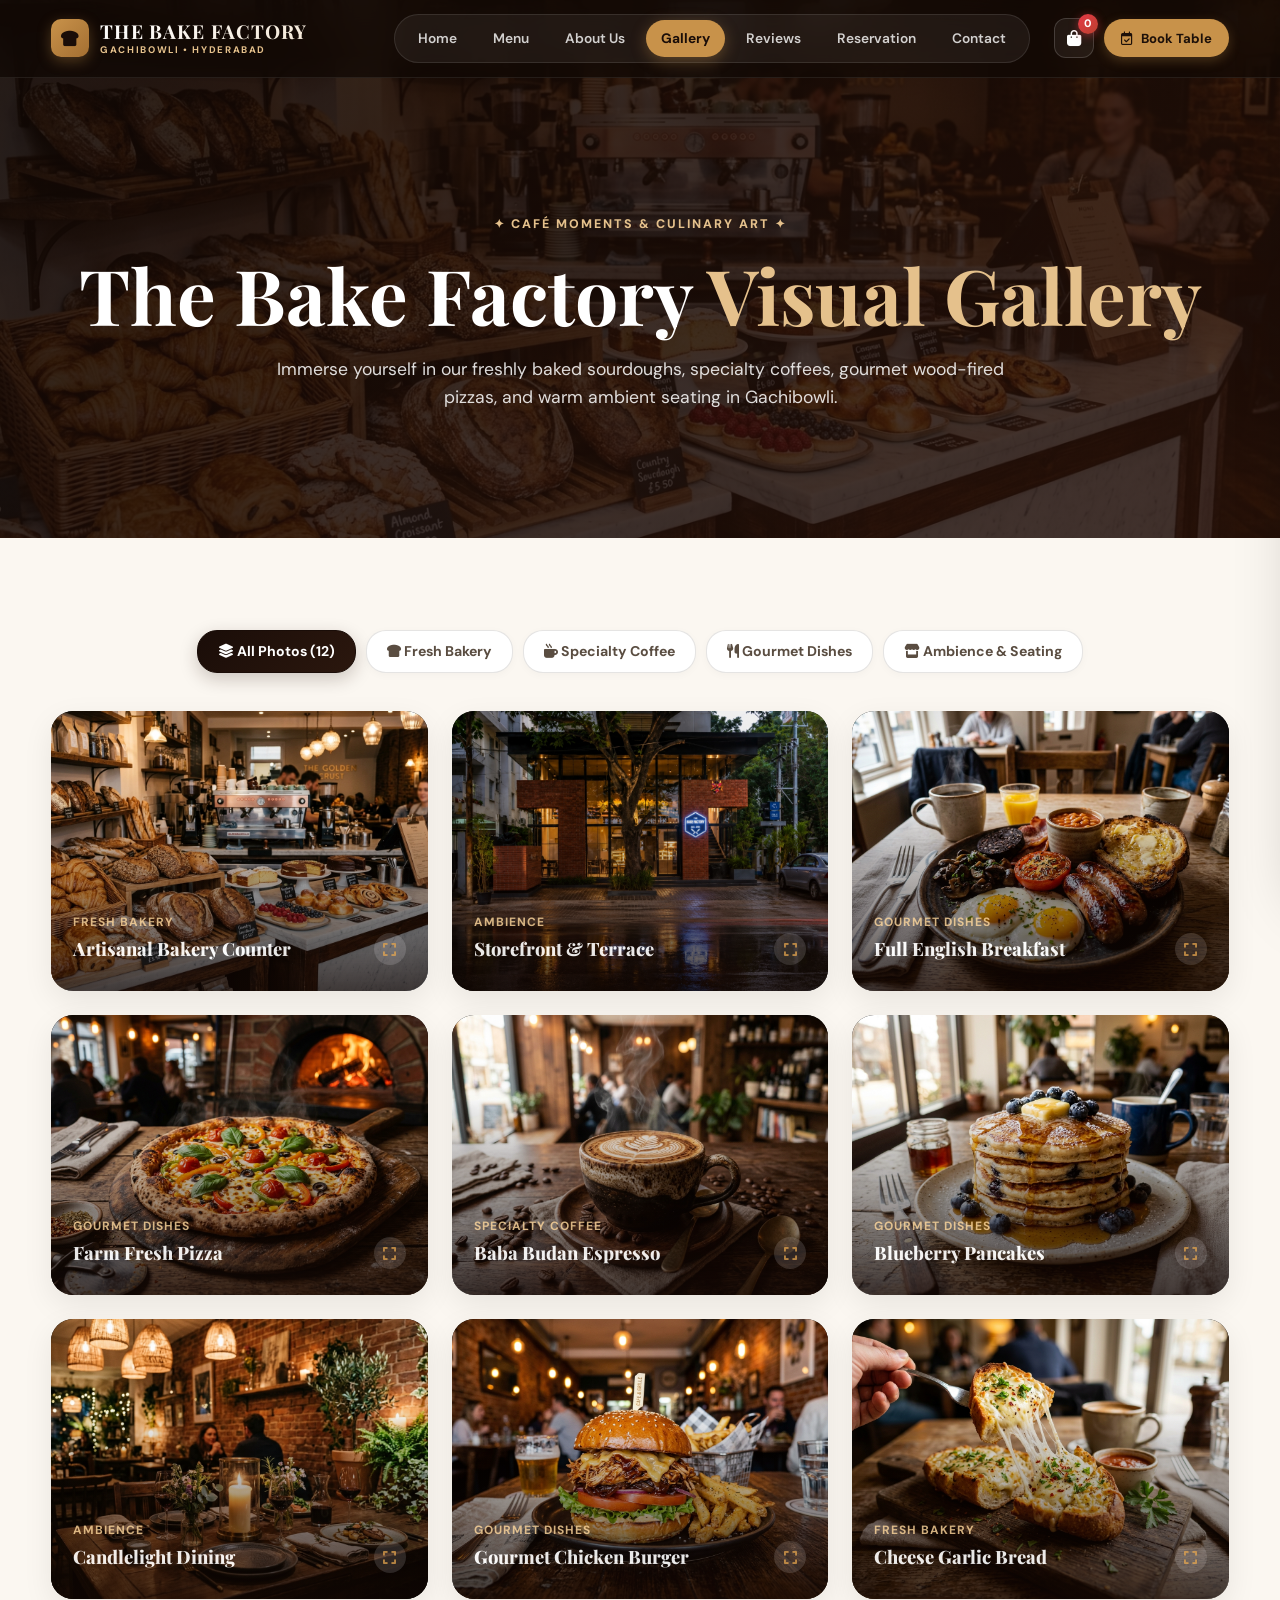
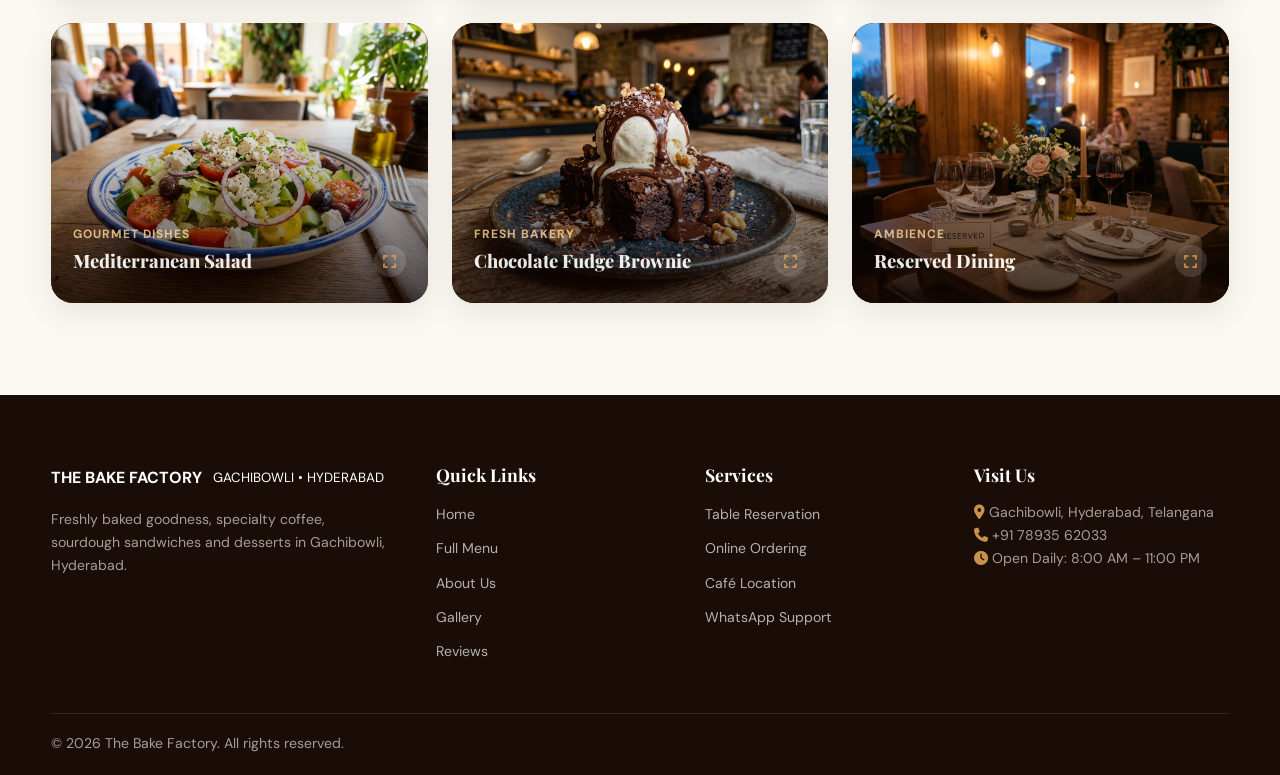
<file: pages/gallery.html>
<!DOCTYPE html>
<html lang="en">
<head>
<meta charset="UTF-8">
<meta name="viewport" content="width=device-width, initial-scale=1.0">
<title>The Bake Factory | Gallery</title>
<meta name="description" content="The Bake Factory — freshly baked food, specialty coffee and a warm café experience in Gachibowli, Hyderabad.">
<link rel="preconnect" href="https://fonts.googleapis.com">
<link rel="preconnect" href="https://fonts.gstatic.com" crossorigin>
<link href="https://fonts.googleapis.com/css2?family=DM+Sans:wght@400;500;600;700;800&family=Playfair+Display:wght@500;600;700;800&family=Dancing+Script:wght@500;600&display=swap" rel="stylesheet">
<link rel="stylesheet" href="https://cdnjs.cloudflare.com/ajax/libs/font-awesome/6.6.0/css/all.min.css">
<link rel="stylesheet" href="../css/style.css">
<link rel="stylesheet" href="../css/responsive.css">
<link rel="stylesheet" href="../css/animations.css">
</head>
<body><header class="header" id="header">
<div class="container navbar">
<a href="../index.html" class="logo">
<div class="logo-icon"><i class="fas fa-bread-slice"></i></div>
<div class="logo-text"><strong>THE BAKE FACTORY</strong><small>GACHIBOWLI • HYDERABAD</small></div>
</a>
<nav class="nav" id="nav">
<a href="../index.html">Home</a><a href="menu.html">Menu</a><a href="about.html">About Us</a><a href="gallery.html" class="active">Gallery</a><a href="reviews.html">Reviews</a><a href="reservation.html">Reservation</a><a href="contact.html">Contact</a>
</nav>
<div class="header-actions">
<button class="cart-btn" id="cartBtn" aria-label="View Cart"><i class="fas fa-bag-shopping"></i><span class="cart-count" id="cartCount">0</span></button>
<a href="reservation.html" class="btn btn-gold"><i class="far fa-calendar-check"></i> Book Table</a>
<button class="mobile-toggle" id="mobileToggle" aria-label="Open menu" aria-expanded="false"><i class="fas fa-bars"></i></button>
</div>
</div></header><main>
<section class="page-hero" style="background: linear-gradient(135deg, rgba(16, 7, 4, 0.88), rgba(38, 16, 8, 0.82)), url('../assets/images/gallery.jpg') center/cover no-repeat;">
<div class="container text-center">
<span class="eyebrow" style="color:var(--gold-light);letter-spacing:2px;font-weight:800">✦ CAFÉ MOMENTS & CULINARY ART ✦</span>
<h1 style="font-size:clamp(3rem, 6vw, 5.2rem);margin:14px 0 16px;line-height:1.15">The Bake Factory <span>Visual Gallery</span></h1>
<p style="max-width:760px;margin:0 auto 32px;font-size:1.1rem;color:rgba(255,255,255,0.85);line-height:1.6">Immerse yourself in our freshly baked sourdoughs, specialty coffees, gourmet wood-fired pizzas, and warm ambient seating in Gachibowli.</p>
</div>
</section>

<section class="section">
<div class="container">
<div class="gallery-filter-bar" id="galleryFilters">
<button class="gallery-filter-btn active" data-filter="all"><i class="fas fa-layer-group"></i> All Photos (12)</button>
<button class="gallery-filter-btn" data-filter="bakery"><i class="fas fa-bread-slice"></i> Fresh Bakery</button>
<button class="gallery-filter-btn" data-filter="coffee"><i class="fas fa-mug-hot"></i> Specialty Coffee</button>
<button class="gallery-filter-btn" data-filter="food"><i class="fas fa-utensils"></i> Gourmet Dishes</button>
<button class="gallery-filter-btn" data-filter="ambience"><i class="fas fa-store"></i> Ambience & Seating</button>
</div>

<div class="gallery-grid" id="galleryGrid">
<button class="gallery-item" data-category="bakery" data-src="../assets/images/gallery.jpg" data-title="Artisanal Bakery Counter" data-tag="Fresh Bakery">
<img src="../assets/images/gallery.jpg" alt="Artisanal bakery counter" loading="lazy">
<div class="gallery-item-overlay">
<span class="gallery-item-tag">Fresh Bakery</span>
<h3>Artisanal Bakery Counter <i class="fas fa-expand"></i></h3>
</div>
</button>

<button class="gallery-item" data-category="ambience" data-src="../assets/images/storefront.jpg" data-title="Café Storefront & Outdoor Terrace" data-tag="Ambience">
<img src="../assets/images/storefront.jpg" alt="Café storefront" loading="lazy">
<div class="gallery-item-overlay">
<span class="gallery-item-tag">Ambience</span>
<h3>Storefront & Terrace <i class="fas fa-expand"></i></h3>
</div>
</button>

<button class="gallery-item" data-category="food" data-src="../assets/images/english-breakfast.jpg" data-title="Full English Breakfast Spread" data-tag="Gourmet Dishes">
<img src="../assets/images/english-breakfast.jpg" alt="English breakfast" loading="lazy">
<div class="gallery-item-overlay">
<span class="gallery-item-tag">Gourmet Dishes</span>
<h3>Full English Breakfast <i class="fas fa-expand"></i></h3>
</div>
</button>

<button class="gallery-item" data-category="food" data-src="../assets/images/farm-pizza.jpg" data-title="Wood-Fired Farm Fresh Pizza" data-tag="Gourmet Dishes">
<img src="../assets/images/farm-pizza.jpg" alt="Farm fresh pizza" loading="lazy">
<div class="gallery-item-overlay">
<span class="gallery-item-tag">Gourmet Dishes</span>
<h3>Farm Fresh Pizza <i class="fas fa-expand"></i></h3>
</div>
</button>

<button class="gallery-item" data-category="coffee" data-src="../assets/images/special-coffee.jpg" data-title="Baba Budan Specialty Coffee" data-tag="Specialty Coffee">
<img src="../assets/images/special-coffee.jpg" alt="Specialty coffee" loading="lazy">
<div class="gallery-item-overlay">
<span class="gallery-item-tag">Specialty Coffee</span>
<h3>Baba Budan Espresso <i class="fas fa-expand"></i></h3>
</div>
</button>

<button class="gallery-item" data-category="food" data-src="../assets/images/pancakes.jpg" data-title="Fluffy Blueberry Pancakes" data-tag="Gourmet Dishes">
<img src="../assets/images/pancakes.jpg" alt="Fluffy blueberry pancakes" loading="lazy">
<div class="gallery-item-overlay">
<span class="gallery-item-tag">Gourmet Dishes</span>
<h3>Blueberry Pancakes <i class="fas fa-expand"></i></h3>
</div>
</button>

<button class="gallery-item" data-category="ambience" data-src="../assets/images/plan-visit.jpg" data-title="Cozy Ambient Candlelight Dining" data-tag="Ambience">
<img src="../assets/images/plan-visit.jpg" alt="Cozy ambient candlelight dining" loading="lazy">
<div class="gallery-item-overlay">
<span class="gallery-item-tag">Ambience</span>
<h3>Candlelight Dining <i class="fas fa-expand"></i></h3>
</div>
</button>

<button class="gallery-item" data-category="food" data-src="../assets/images/chicken-burger.jpg" data-title="Gourmet Artisanal Chicken Burger" data-tag="Gourmet Dishes">
<img src="../assets/images/chicken-burger.jpg" alt="Chicken burger" loading="lazy">
<div class="gallery-item-overlay">
<span class="gallery-item-tag">Gourmet Dishes</span>
<h3>Gourmet Chicken Burger <i class="fas fa-expand"></i></h3>
</div>
</button>

<button class="gallery-item" data-category="bakery" data-src="../assets/images/garlic-bread.jpg" data-title="Golden Cheese Garlic Bread" data-tag="Fresh Bakery">
<img src="../assets/images/garlic-bread.jpg" alt="Cheese garlic bread" loading="lazy">
<div class="gallery-item-overlay">
<span class="gallery-item-tag">Fresh Bakery</span>
<h3>Cheese Garlic Bread <i class="fas fa-expand"></i></h3>
</div>
</button>

<button class="gallery-item" data-category="food" data-src="../assets/images/salad.jpg" data-title="Fresh Mediterranean Garden Salad" data-tag="Gourmet Dishes">
<img src="../assets/images/salad.jpg" alt="Mediterranean salad" loading="lazy">
<div class="gallery-item-overlay">
<span class="gallery-item-tag">Gourmet Dishes</span>
<h3>Mediterranean Salad <i class="fas fa-expand"></i></h3>
</div>
</button>

<button class="gallery-item" data-category="bakery" data-src="../assets/images/brownie.jpg" data-title="Decadent Chocolate Fudge Brownie" data-tag="Fresh Bakery">
<img src="../assets/images/brownie.jpg" alt="Chocolate brownie" loading="lazy">
<div class="gallery-item-overlay">
<span class="gallery-item-tag">Fresh Bakery</span>
<h3>Chocolate Fudge Brownie <i class="fas fa-expand"></i></h3>
</div>
</button>

<button class="gallery-item" data-category="ambience" data-src="../assets/images/reservation.jpg" data-title="Reserved Table & Warm Hospitality" data-tag="Ambience">
<img src="../assets/images/reservation.jpg" alt="Reserved dining table" loading="lazy">
<div class="gallery-item-overlay">
<span class="gallery-item-tag">Ambience</span>
<h3>Reserved Dining <i class="fas fa-expand"></i></h3>
</div>
</button>
</div>
</div>
</section>

<div class="lightbox" id="lightbox">
<button class="lightbox-close" id="lightboxClose" aria-label="Close lightbox"><i class="fas fa-xmark"></i></button>
<button class="lightbox-prev" id="lightboxPrev" aria-label="Previous image"><i class="fas fa-chevron-left"></i></button>
<img id="lightboxImg" alt="Enlarged gallery photo">
<button class="lightbox-next" id="lightboxNext" aria-label="Next image"><i class="fas fa-chevron-right"></i></button>
<div class="lightbox-caption" id="lightboxCaption">Artisanal Bakery Counter</div>
</div>
</main><footer class="footer">
<div class="container footer-grid">
<div><a href="../index.html" class="logo"><strong>THE BAKE FACTORY</strong><small>GACHIBOWLI • HYDERABAD</small></a><p>Freshly baked goodness, specialty coffee, sourdough sandwiches and desserts in Gachibowli, Hyderabad.</p></div>
<div class="footer-links"><h4>Quick Links</h4><ul>
<li><a href="../index.html">Home</a></li><li><a href="menu.html">Full Menu</a></li><li><a href="about.html">About Us</a></li><li><a href="gallery.html">Gallery</a></li><li><a href="reviews.html">Reviews</a></li></ul></div>
<div class="footer-links"><h4>Services</h4><ul>
<li><a href="reservation.html">Table Reservation</a></li><li><a href="menu.html">Online Ordering</a></li><li><a href="contact.html">Café Location</a></li><li><a href="https://wa.me/9107893562033" target="_blank" rel="noopener">WhatsApp Support</a></li></ul></div>
<div><h4>Visit Us</h4><p><i class="fas fa-location-dot" style="color:var(--gold)"></i> Gachibowli, Hyderabad, Telangana</p><p><i class="fas fa-phone" style="color:var(--gold)"></i> +91 78935 62033</p><p><i class="fas fa-clock" style="color:var(--gold)"></i> Open Daily: 8:00 AM – 11:00 PM</p></div>
</div>
<div class="container footer-bottom"><p>© 2026 The Bake Factory. All rights reserved.</p></div>
</footer><div class="order-panel" id="orderPanel" aria-hidden="true"><div class="order-head"><h3>Your Order</h3><button class="order-close" id="orderClose" aria-label="Close order"><i class="fas fa-xmark"></i></button></div><div class="order-items" id="orderItems"></div><div class="order-total"><div class="total-row"><span>Total</span><span id="orderTotal">₹0</span></div><button class="btn btn-gold" id="whatsappOrder" style="width:100%"><i class="fab fa-whatsapp"></i> Order via WhatsApp</button></div></div>
<div class="mobile-bar"><a href="tel:07893562033"><i class="fas fa-phone"></i>Call</a><a href="https://wa.me/9107893562033" target="_blank" rel="noopener"><i class="fab fa-whatsapp"></i>WhatsApp</a><button id="mobileOrder"><i class="fas fa-bag-shopping"></i>Order</button></div>
<div class="modal" id="modal"><div class="modal-content"><button class="modal-close" id="modalClose"><i class="fas fa-xmark"></i></button><h3 id="modalTitle">Notice</h3><p id="modalText"></p></div></div><script src="../js/main.js"></script><script src="../js/gallery.js"></script></body></html>
</file>
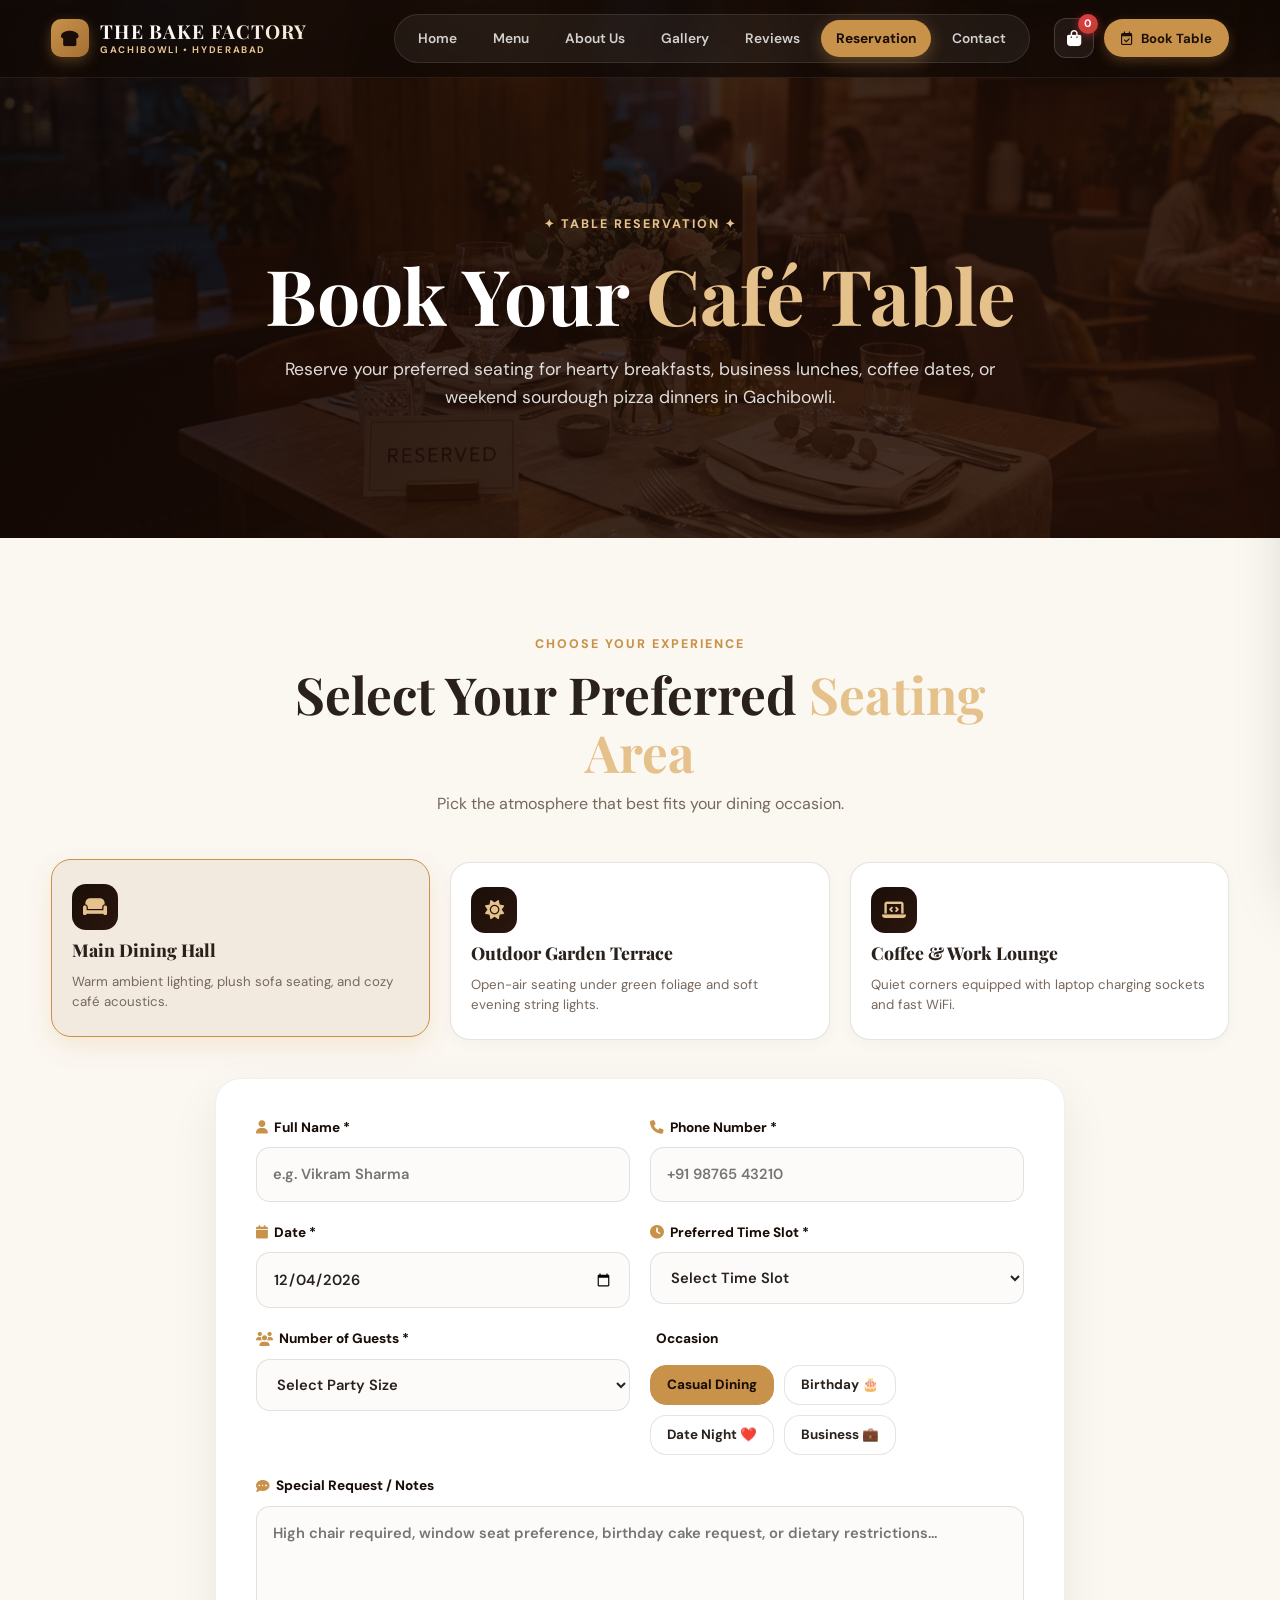
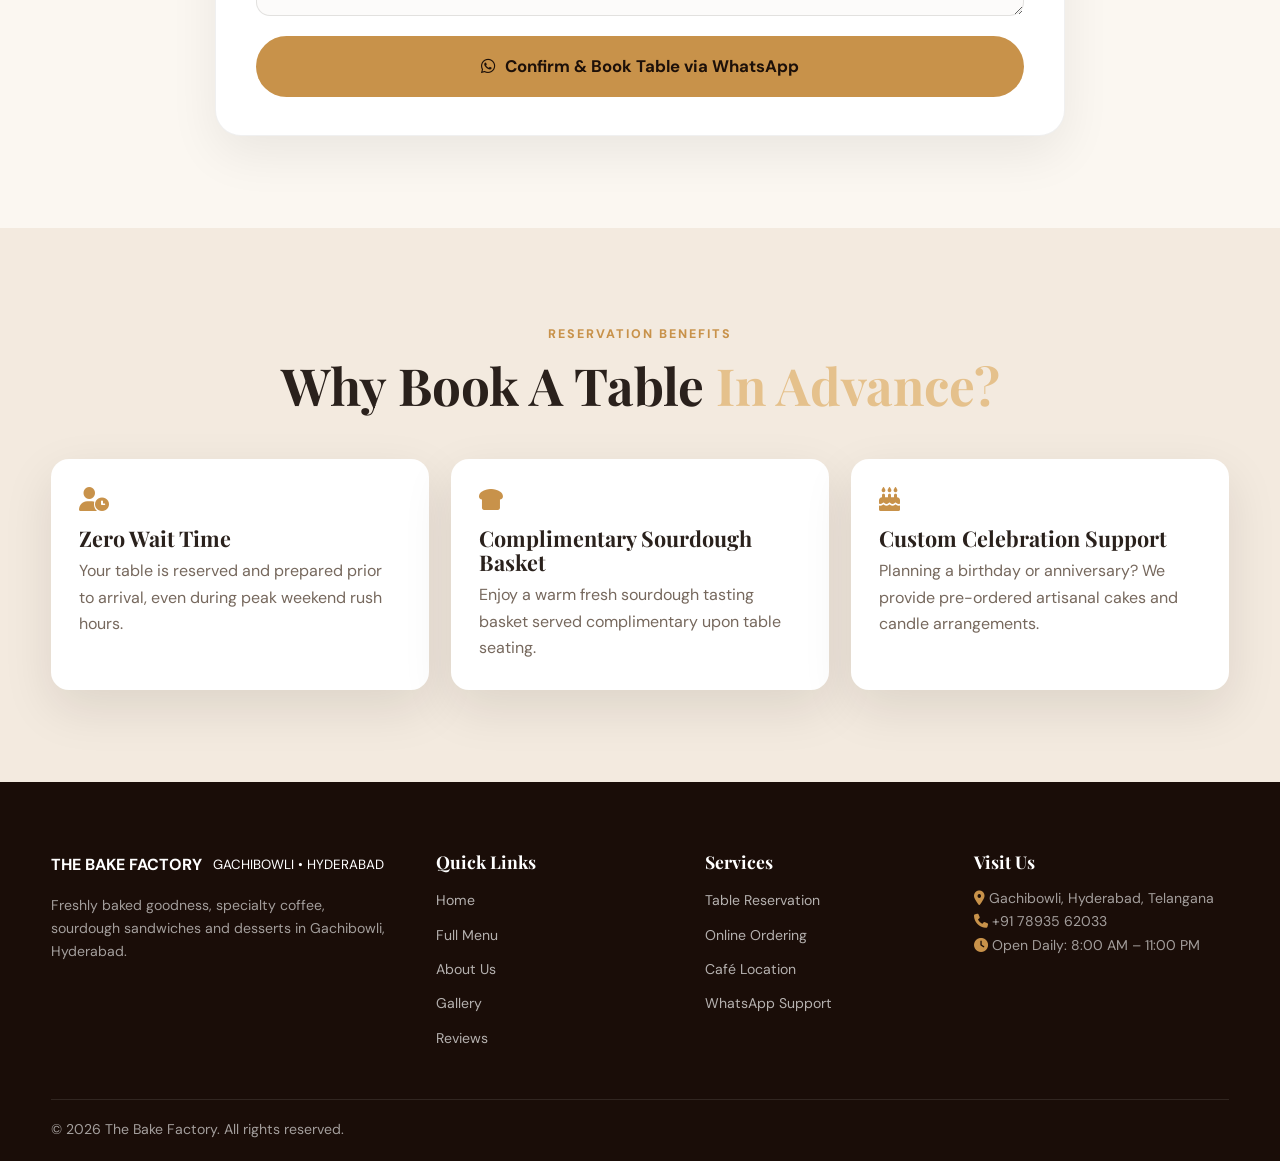
<file: pages/reservation.html>
<!DOCTYPE html>
<html lang="en">
<head>
<meta charset="UTF-8">
<meta name="viewport" content="width=device-width, initial-scale=1.0">
<title>The Bake Factory | Reservation</title>
<meta name="description" content="The Bake Factory — freshly baked food, specialty coffee and a warm café experience in Gachibowli, Hyderabad.">
<link rel="preconnect" href="https://fonts.googleapis.com">
<link rel="preconnect" href="https://fonts.gstatic.com" crossorigin>
<link href="https://fonts.googleapis.com/css2?family=DM+Sans:wght@400;500;600;700;800&family=Playfair+Display:wght@500;600;700;800&family=Dancing+Script:wght@500;600&display=swap" rel="stylesheet">
<link rel="stylesheet" href="https://cdnjs.cloudflare.com/ajax/libs/font-awesome/6.6.0/css/all.min.css">
<link rel="stylesheet" href="../css/style.css">
<link rel="stylesheet" href="../css/responsive.css">
<link rel="stylesheet" href="../css/animations.css">
</head>
<body><header class="header" id="header">
<div class="container navbar">
<a href="../index.html" class="logo">
<div class="logo-icon"><i class="fas fa-bread-slice"></i></div>
<div class="logo-text"><strong>THE BAKE FACTORY</strong><small>GACHIBOWLI • HYDERABAD</small></div>
</a>
<nav class="nav" id="nav">
<a href="../index.html">Home</a><a href="menu.html">Menu</a><a href="about.html">About Us</a><a href="gallery.html">Gallery</a><a href="reviews.html">Reviews</a><a href="reservation.html" class="active">Reservation</a><a href="contact.html">Contact</a>
</nav>
<div class="header-actions">
<button class="cart-btn" id="cartBtn" aria-label="View Cart"><i class="fas fa-bag-shopping"></i><span class="cart-count" id="cartCount">0</span></button>
<a href="reservation.html" class="btn btn-gold"><i class="far fa-calendar-check"></i> Book Table</a>
<button class="mobile-toggle" id="mobileToggle" aria-label="Open menu" aria-expanded="false"><i class="fas fa-bars"></i></button>
</div>
</div></header><main>
<section class="page-hero" style="background: linear-gradient(135deg, rgba(16, 7, 4, 0.88), rgba(38, 16, 8, 0.82)), url('../assets/images/reservation.jpg') center/cover no-repeat;">
<div class="container text-center">
<span class="eyebrow" style="color:var(--gold-light);letter-spacing:2px;font-weight:800">✦ TABLE RESERVATION ✦</span>
<h1 style="font-size:clamp(3rem, 6vw, 5.2rem);margin:14px 0 16px;line-height:1.15">Book Your <span>Café Table</span></h1>
<p style="max-width:760px;margin:0 auto 32px;font-size:1.1rem;color:rgba(255,255,255,0.85);line-height:1.6">Reserve your preferred seating for hearty breakfasts, business lunches, coffee dates, or weekend sourdough pizza dinners in Gachibowli.</p>
</div>
</section>

<section class="section">
<div class="container">
<div class="section-head reveal">
<span class="eyebrow">Choose Your Experience</span>
<h2>Select Your Preferred <span>Seating Area</span></h2>
<p>Pick the atmosphere that best fits your dining occasion.</p>
</div>

<div class="seating-experience-grid" id="seatingGrid">
<div class="seating-card active" data-seating="main">
<div class="seating-card-icon"><i class="fas fa-couch"></i></div>
<h4>Main Dining Hall</h4>
<p>Warm ambient lighting, plush sofa seating, and cozy café acoustics.</p>
</div>

<div class="seating-card" data-seating="terrace">
<div class="seating-card-icon"><i class="fas fa-sun"></i></div>
<h4>Outdoor Garden Terrace</h4>
<p>Open-air seating under green foliage and soft evening string lights.</p>
</div>

<div class="seating-card" data-seating="lounge">
<div class="seating-card-icon"><i class="fas fa-laptop-code"></i></div>
<h4>Coffee & Work Lounge</h4>
<p>Quiet corners equipped with laptop charging sockets and fast WiFi.</p>
</div>
</div>

<div class="form-card reveal">
<form id="reservationForm">
<div class="form-grid">
<div class="field">
<label for="resName"><i class="fas fa-user" style="color:var(--gold)"></i> Full Name *</label>
<input id="resName" required placeholder="e.g. Vikram Sharma">
</div>

<div class="field">
<label for="resPhone"><i class="fas fa-phone" style="color:var(--gold)"></i> Phone Number *</label>
<input id="resPhone" required inputmode="tel" placeholder="+91 98765 43210">
</div>

<div class="field">
<label for="resDate"><i class="fas fa-calendar" style="color:var(--gold)"></i> Date *</label>
<input id="resDate" type="date" required>
</div>

<div class="field">
<label for="resTime"><i class="fas fa-clock" style="color:var(--gold)"></i> Preferred Time Slot *</label>
<select id="resTime" required>
<option value="">Select Time Slot</option>
<optgroup label="Breakfast & Coffee (8 AM - 11:30 AM)">
<option>8:00 AM</option>
<option>9:00 AM</option>
<option>10:00 AM</option>
<option>11:00 AM</option>
</optgroup>
<optgroup label="Lunch & Paninis (12 PM - 3:30 PM)">
<option>12:00 PM</option>
<option>1:00 PM</option>
<option>2:00 PM</option>
<option>3:00 PM</option>
</optgroup>
<optgroup label="High Tea & Bakes (4 PM - 6:30 PM)">
<option>4:00 PM</option>
<option>5:00 PM</option>
<option>6:00 PM</option>
</optgroup>
<optgroup label="Dinner & Pizza (7 PM - 10:30 PM)">
<option>7:00 PM</option>
<option>8:00 PM</option>
<option>9:00 PM</option>
<option>10:00 PM</option>
</optgroup>
</select>
</div>

<div class="field">
<label for="resGuests"><i class="fas fa-users" style="color:var(--gold)"></i> Number of Guests *</label>
<select id="resGuests" required>
<option value="">Select Party Size</option>
<option value="1">1 Person (Solo Coffee/Work)</option>
<option value="2">2 Persons (Couple / Coffee Date)</option>
<option value="3">3 Persons (Small Family)</option>
<option value="4">4 Persons (Family / Friends)</option>
<option value="5">5 Persons (Group)</option>
<option value="6+">6+ Persons (Large Party / Birthday)</option>
</select>
</div>

<div class="field">
<label><i class="fas fa-sparkles" style="color:var(--gold)"></i> Occasion</label>
<div class="occasion-pills" id="occasionPills">
<button type="button" class="occasion-pill active" data-occasion="casual">Casual Dining</button>
<button type="button" class="occasion-pill" data-occasion="birthday">Birthday 🎂</button>
<button type="button" class="occasion-pill" data-occasion="date">Date Night ❤️</button>
<button type="button" class="occasion-pill" data-occasion="business">Business 💼</button>
</div>
</div>

<div class="field full">
<label for="resNote"><i class="fas fa-comment-dots" style="color:var(--gold)"></i> Special Request / Notes</label>
<textarea id="resNote" placeholder="High chair required, window seat preference, birthday cake request, or dietary restrictions..."></textarea>
</div>

<div class="field full">
<button class="btn btn-gold" type="submit" style="font-size:1.05rem;padding:16px"><i class="fab fa-whatsapp"></i> Confirm & Book Table via WhatsApp</button>
</div>
</div>
</form>
</div>
</div>
</section>

<section class="section" style="background:var(--cream-2)">
<div class="container">
<div class="section-head reveal">
<span class="eyebrow">Reservation Benefits</span>
<h2>Why Book A Table <span>In Advance?</span></h2>
</div>

<div class="info-grid">
<div class="info-card reveal">
<i class="fas fa-user-clock"></i>
<h3>Zero Wait Time</h3>
<p>Your table is reserved and prepared prior to arrival, even during peak weekend rush hours.</p>
</div>
<div class="info-card reveal">
<i class="fas fa-bread-slice"></i>
<h3>Complimentary Sourdough Basket</h3>
<p>Enjoy a warm fresh sourdough tasting basket served complimentary upon table seating.</p>
</div>
<div class="info-card reveal">
<i class="fas fa-cake-candles"></i>
<h3>Custom Celebration Support</h3>
<p>Planning a birthday or anniversary? We provide pre-ordered artisanal cakes and candle arrangements.</p>
</div>
</div>
</div>
</section>
</main><footer class="footer">
<div class="container footer-grid">
<div><a href="../index.html" class="logo"><strong>THE BAKE FACTORY</strong><small>GACHIBOWLI • HYDERABAD</small></a><p>Freshly baked goodness, specialty coffee, sourdough sandwiches and desserts in Gachibowli, Hyderabad.</p></div>
<div class="footer-links"><h4>Quick Links</h4><ul>
<li><a href="../index.html">Home</a></li><li><a href="menu.html">Full Menu</a></li><li><a href="about.html">About Us</a></li><li><a href="gallery.html">Gallery</a></li><li><a href="reviews.html">Reviews</a></li></ul></div>
<div class="footer-links"><h4>Services</h4><ul>
<li><a href="reservation.html">Table Reservation</a></li><li><a href="menu.html">Online Ordering</a></li><li><a href="contact.html">Café Location</a></li><li><a href="https://wa.me/9107893562033" target="_blank" rel="noopener">WhatsApp Support</a></li></ul></div>
<div><h4>Visit Us</h4><p><i class="fas fa-location-dot" style="color:var(--gold)"></i> Gachibowli, Hyderabad, Telangana</p><p><i class="fas fa-phone" style="color:var(--gold)"></i> +91 78935 62033</p><p><i class="fas fa-clock" style="color:var(--gold)"></i> Open Daily: 8:00 AM – 11:00 PM</p></div>
</div>
<div class="container footer-bottom"><p>© 2026 The Bake Factory. All rights reserved.</p></div>
</footer><div class="order-panel" id="orderPanel" aria-hidden="true"><div class="order-head"><h3>Your Order</h3><button class="order-close" id="orderClose" aria-label="Close order"><i class="fas fa-xmark"></i></button></div><div class="order-items" id="orderItems"></div><div class="order-total"><div class="total-row"><span>Total</span><span id="orderTotal">₹0</span></div><button class="btn btn-gold" id="whatsappOrder" style="width:100%"><i class="fab fa-whatsapp"></i> Order via WhatsApp</button></div></div>
<div class="mobile-bar"><a href="tel:07893562033"><i class="fas fa-phone"></i>Call</a><a href="https://wa.me/9107893562033" target="_blank" rel="noopener"><i class="fab fa-whatsapp"></i>WhatsApp</a><button id="mobileOrder"><i class="fas fa-bag-shopping"></i>Order</button></div>
<div class="modal" id="modal"><div class="modal-content"><button class="modal-close" id="modalClose"><i class="fas fa-xmark"></i></button><h3 id="modalTitle">Notice</h3><p id="modalText"></p></div></div><script src="../js/main.js"></script><script src="../js/reservation.js"></script></body></html>
</file>
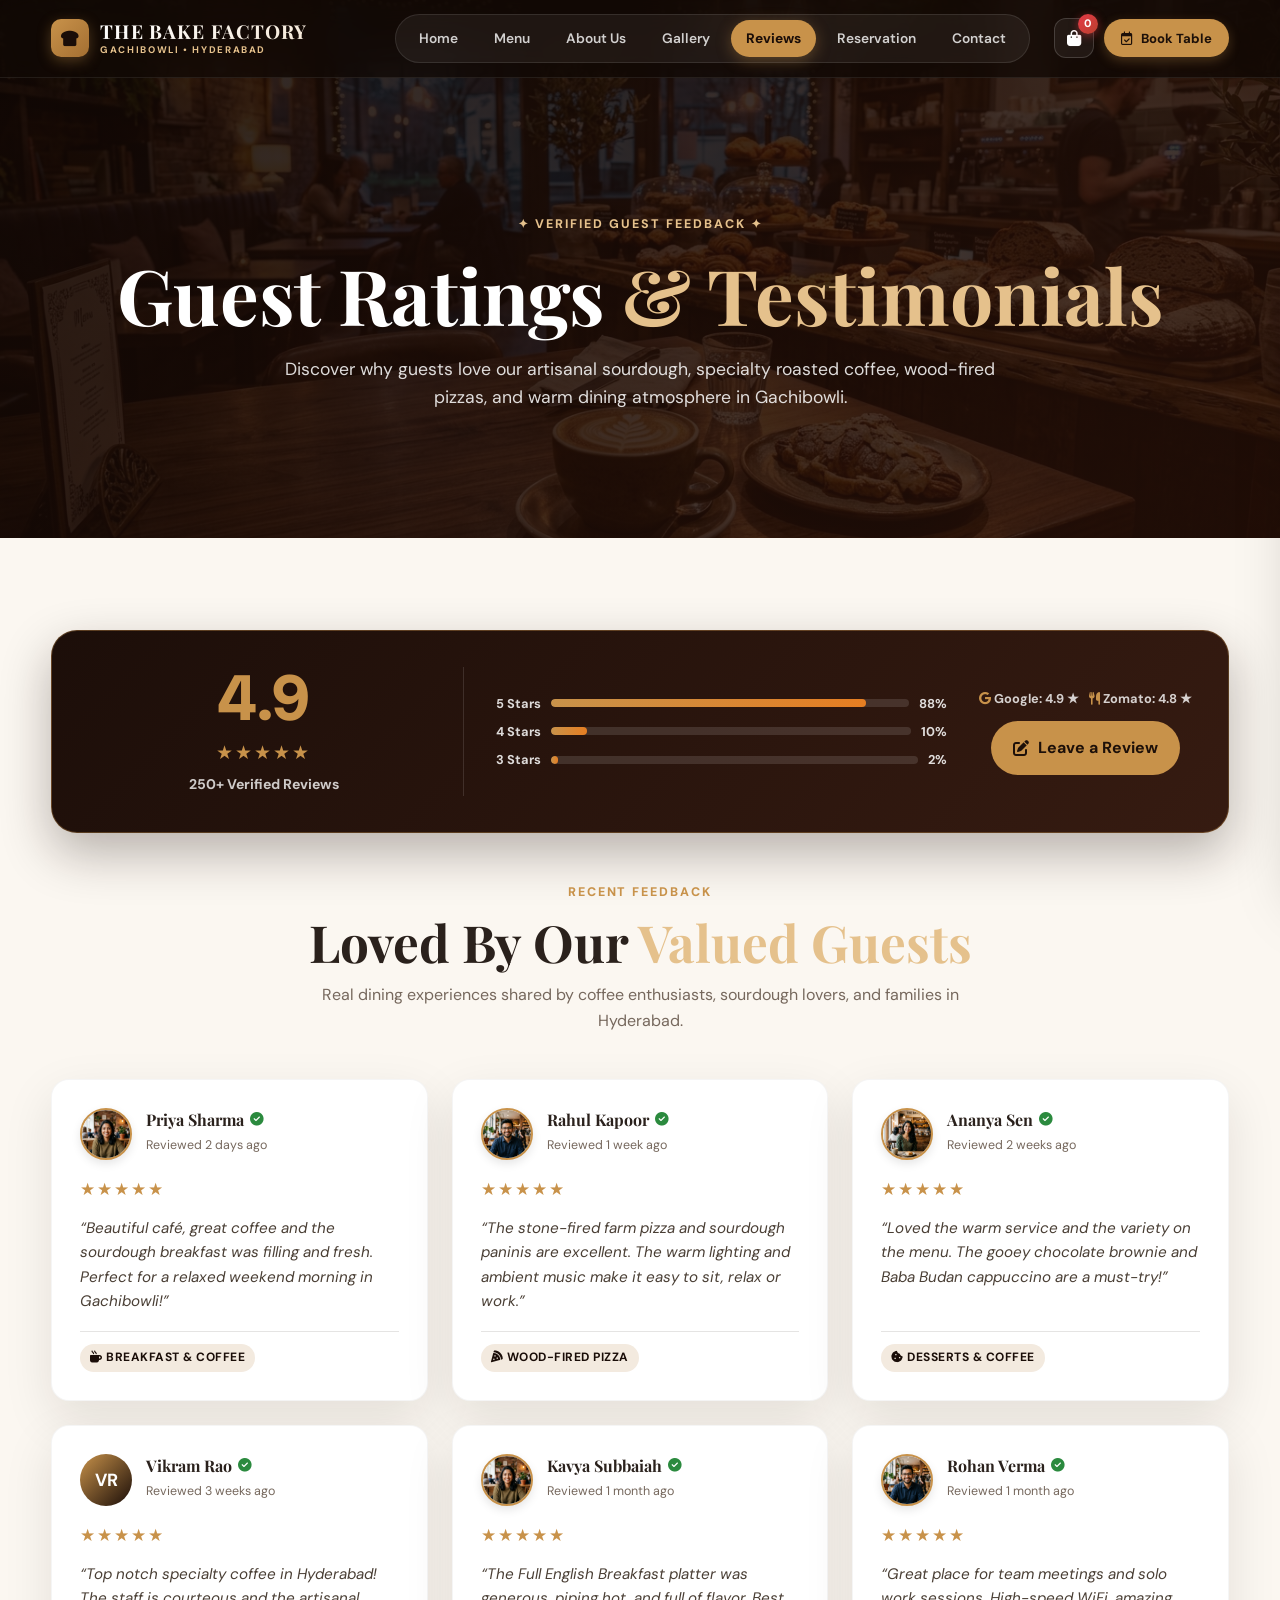
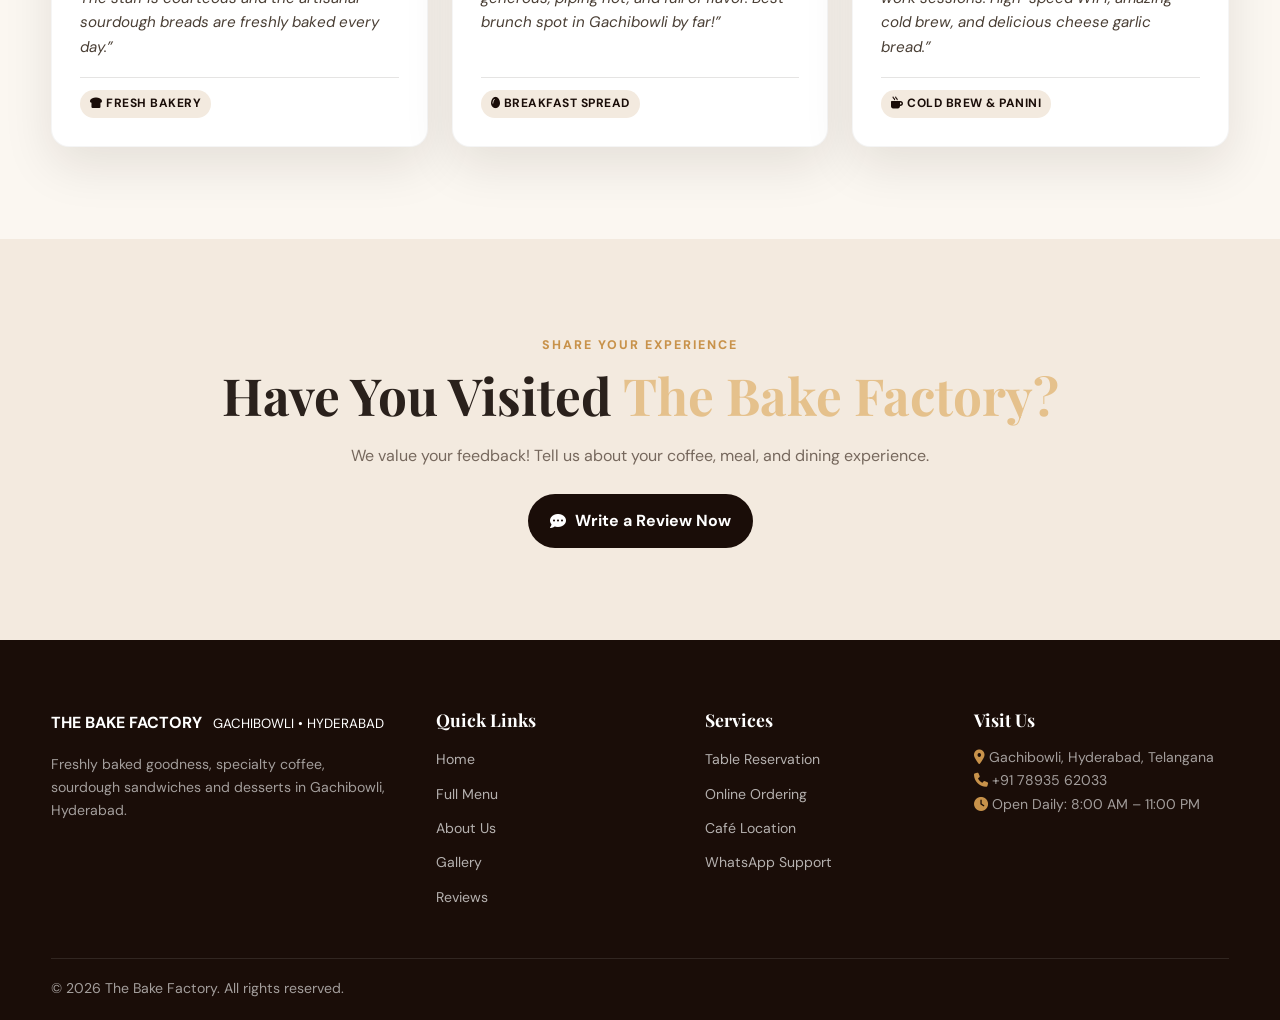
<file: pages/reviews.html>
<!DOCTYPE html>
<html lang="en">
<head>
<meta charset="UTF-8">
<meta name="viewport" content="width=device-width, initial-scale=1.0">
<title>The Bake Factory | Reviews</title>
<meta name="description" content="The Bake Factory — freshly baked food, specialty coffee and a warm café experience in Gachibowli, Hyderabad.">
<link rel="preconnect" href="https://fonts.googleapis.com">
<link rel="preconnect" href="https://fonts.gstatic.com" crossorigin>
<link href="https://fonts.googleapis.com/css2?family=DM+Sans:wght@400;500;600;700;800&family=Playfair+Display:wght@500;600;700;800&family=Dancing+Script:wght@500;600&display=swap" rel="stylesheet">
<link rel="stylesheet" href="https://cdnjs.cloudflare.com/ajax/libs/font-awesome/6.6.0/css/all.min.css">
<link rel="stylesheet" href="../css/style.css">
<link rel="stylesheet" href="../css/responsive.css">
<link rel="stylesheet" href="../css/animations.css">
</head>
<body><header class="header" id="header">
<div class="container navbar">
<a href="../index.html" class="logo">
<div class="logo-icon"><i class="fas fa-bread-slice"></i></div>
<div class="logo-text"><strong>THE BAKE FACTORY</strong><small>GACHIBOWLI • HYDERABAD</small></div>
</a>
<nav class="nav" id="nav">
<a href="../index.html">Home</a><a href="menu.html">Menu</a><a href="about.html">About Us</a><a href="gallery.html">Gallery</a><a href="reviews.html" class="active">Reviews</a><a href="reservation.html">Reservation</a><a href="contact.html">Contact</a>
</nav>
<div class="header-actions">
<button class="cart-btn" id="cartBtn" aria-label="View Cart"><i class="fas fa-bag-shopping"></i><span class="cart-count" id="cartCount">0</span></button>
<a href="reservation.html" class="btn btn-gold"><i class="far fa-calendar-check"></i> Book Table</a>
<button class="mobile-toggle" id="mobileToggle" aria-label="Open menu" aria-expanded="false"><i class="fas fa-bars"></i></button>
</div>
</div></header><main>
<section class="page-hero" style="background: linear-gradient(135deg, rgba(16, 7, 4, 0.88), rgba(38, 16, 8, 0.82)), url('../assets/images/reviews.jpg') center/cover no-repeat;">
<div class="container text-center">
<span class="eyebrow" style="color:var(--gold-light);letter-spacing:2px;font-weight:800">✦ VERIFIED GUEST FEEDBACK ✦</span>
<h1 style="font-size:clamp(3rem, 6vw, 5.2rem);margin:14px 0 16px;line-height:1.15">Guest Ratings <span>& Testimonials</span></h1>
<p style="max-width:760px;margin:0 auto 32px;font-size:1.1rem;color:rgba(255,255,255,0.85);line-height:1.6">Discover why guests love our artisanal sourdough, specialty roasted coffee, wood-fired pizzas, and warm dining atmosphere in Gachibowli.</p>
</div>
</section>

<section class="section">
<div class="container">
<div class="rating-summary-card reveal">
<div class="rating-score-box">
<div class="rating-score">4.9</div>
<div class="stars" style="margin:0 0 4px;font-size:1.2rem;color:var(--gold)">★★★★★</div>
<p>250+ Verified Reviews</p>
</div>

<div class="rating-bars">
<div class="rating-bar-row">
<span>5 Stars</span>
<div class="rating-bar-track"><div class="rating-bar-fill" style="width:88%"></div></div>
<span>88%</span>
</div>
<div class="rating-bar-row">
<span>4 Stars</span>
<div class="rating-bar-track"><div class="rating-bar-fill" style="width:10%"></div></div>
<span>10%</span>
</div>
<div class="rating-bar-row">
<span>3 Stars</span>
<div class="rating-bar-track"><div class="rating-bar-fill" style="width:2%"></div></div>
<span>2%</span>
</div>
</div>

<div style="display:flex;flex-direction:column;gap:12px;align-items:center">
<div style="display:flex;gap:10px;font-size:0.8rem;color:rgba(255,255,255,0.8);font-weight:700">
<span><i class="fab fa-google" style="color:var(--gold)"></i> Google: 4.9 ★</span>
<span><i class="fas fa-utensils" style="color:var(--gold)"></i> Zomato: 4.8 ★</span>
</div>
<button class="btn btn-gold" id="openReviewModalBtn"><i class="fas fa-pen-to-square"></i> Leave a Review</button>
</div>
</div>

<div class="section-head">
<span class="eyebrow">Recent Feedback</span>
<h2>Loved By Our <span>Valued Guests</span></h2>
<p>Real dining experiences shared by coffee enthusiasts, sourdough lovers, and families in Hyderabad.</p>
</div>

<div class="reviews-grid" id="reviewsGrid">
<article class="review reveal">
<div class="review-header">
<img src="../assets/images/avatar-priya.jpg" alt="Priya M." class="reviewer-avatar">
<div class="reviewer-info">
<h4>Priya Sharma <i class="fas fa-circle-check verified-badge" title="Verified Guest"></i></h4>
<span class="review-date">Reviewed 2 days ago</span>
</div>
</div>
<div class="stars">★★★★★</div>
<p>“Beautiful café, great coffee and the sourdough breakfast was filling and fresh. Perfect for a relaxed weekend morning in Gachibowli!”</p>
<div class="review-footer">
<span class="review-tag"><i class="fas fa-mug-hot"></i> Breakfast & Coffee</span>
</div>
</article>

<article class="review reveal">
<div class="review-header">
<img src="../assets/images/avatar-rahul.jpg" alt="Rahul K." class="reviewer-avatar">
<div class="reviewer-info">
<h4>Rahul Kapoor <i class="fas fa-circle-check verified-badge" title="Verified Guest"></i></h4>
<span class="review-date">Reviewed 1 week ago</span>
</div>
</div>
<div class="stars">★★★★★</div>
<p>“The stone-fired farm pizza and sourdough paninis are excellent. The warm lighting and ambient music make it easy to sit, relax or work.”</p>
<div class="review-footer">
<span class="review-tag"><i class="fas fa-pizza-slice"></i> Wood-Fired Pizza</span>
</div>
</article>

<article class="review reveal">
<div class="review-header">
<img src="../assets/images/avatar-ananya.jpg" alt="Ananya S." class="reviewer-avatar">
<div class="reviewer-info">
<h4>Ananya Sen <i class="fas fa-circle-check verified-badge" title="Verified Guest"></i></h4>
<span class="review-date">Reviewed 2 weeks ago</span>
</div>
</div>
<div class="stars">★★★★★</div>
<p>“Loved the warm service and the variety on the menu. The gooey chocolate brownie and Baba Budan cappuccino are a must-try!”</p>
<div class="review-footer">
<span class="review-tag"><i class="fas fa-cookie-bite"></i> Desserts & Coffee</span>
</div>
</article>

<article class="review reveal">
<div class="review-header">
<div class="reviewer-avatar-placeholder">VR</div>
<div class="reviewer-info">
<h4>Vikram Rao <i class="fas fa-circle-check verified-badge" title="Verified Guest"></i></h4>
<span class="review-date">Reviewed 3 weeks ago</span>
</div>
</div>
<div class="stars">★★★★★</div>
<p>“Top notch specialty coffee in Hyderabad! The staff is courteous and the artisanal sourdough breads are freshly baked every day.”</p>
<div class="review-footer">
<span class="review-tag"><i class="fas fa-bread-slice"></i> Fresh Bakery</span>
</div>
</article>

<article class="review reveal">
<div class="review-header">
<img src="../assets/images/avatar-priya.jpg" alt="Kavya S." class="reviewer-avatar">
<div class="reviewer-info">
<h4>Kavya Subbaiah <i class="fas fa-circle-check verified-badge" title="Verified Guest"></i></h4>
<span class="review-date">Reviewed 1 month ago</span>
</div>
</div>
<div class="stars">★★★★★</div>
<p>“The Full English Breakfast platter was generous, piping hot, and full of flavor. Best brunch spot in Gachibowli by far!”</p>
<div class="review-footer">
<span class="review-tag"><i class="fas fa-egg"></i> Breakfast Spread</span>
</div>
</article>

<article class="review reveal">
<div class="review-header">
<img src="../assets/images/avatar-rahul.jpg" alt="Rohan S." class="reviewer-avatar">
<div class="reviewer-info">
<h4>Rohan Verma <i class="fas fa-circle-check verified-badge" title="Verified Guest"></i></h4>
<span class="review-date">Reviewed 1 month ago</span>
</div>
</div>
<div class="stars">★★★★★</div>
<p>“Great place for team meetings and solo work sessions. High-speed WiFi, amazing cold brew, and delicious cheese garlic bread.”</p>
<div class="review-footer">
<span class="review-tag"><i class="fas fa-mug-hot"></i> Cold Brew & Panini</span>
</div>
</article>
</div>
</div>
</section>
<section class="section" style="background:var(--cream-2)"><div class="container text-center"><span class="eyebrow">Share Your Experience</span><h2 style="margin:10px 0 18px">Have You Visited <span>The Bake Factory?</span></h2><p style="max-width:650px;margin:0 auto 25px">We value your feedback! Tell us about your coffee, meal, and dining experience.</p><button class="btn btn-dark" id="openReviewModalBtn2"><i class="fas fa-comment-dots"></i> Write a Review Now</button></div></section></main><footer class="footer">
<div class="container footer-grid">
<div><a href="../index.html" class="logo"><strong>THE BAKE FACTORY</strong><small>GACHIBOWLI • HYDERABAD</small></a><p>Freshly baked goodness, specialty coffee, sourdough sandwiches and desserts in Gachibowli, Hyderabad.</p></div>
<div class="footer-links"><h4>Quick Links</h4><ul>
<li><a href="../index.html">Home</a></li><li><a href="menu.html">Full Menu</a></li><li><a href="about.html">About Us</a></li><li><a href="gallery.html">Gallery</a></li><li><a href="reviews.html">Reviews</a></li></ul></div>
<div class="footer-links"><h4>Services</h4><ul>
<li><a href="reservation.html">Table Reservation</a></li><li><a href="menu.html">Online Ordering</a></li><li><a href="contact.html">Café Location</a></li><li><a href="https://wa.me/9107893562033" target="_blank" rel="noopener">WhatsApp Support</a></li></ul></div>
<div><h4>Visit Us</h4><p><i class="fas fa-location-dot" style="color:var(--gold)"></i> Gachibowli, Hyderabad, Telangana</p><p><i class="fas fa-phone" style="color:var(--gold)"></i> +91 78935 62033</p><p><i class="fas fa-clock" style="color:var(--gold)"></i> Open Daily: 8:00 AM – 11:00 PM</p></div>
</div>
<div class="container footer-bottom"><p>© 2026 The Bake Factory. All rights reserved.</p></div>
</footer><div class="order-panel" id="orderPanel" aria-hidden="true"><div class="order-head"><h3>Your Order</h3><button class="order-close" id="orderClose" aria-label="Close order"><i class="fas fa-xmark"></i></button></div><div class="order-items" id="orderItems"></div><div class="order-total"><div class="total-row"><span>Total</span><span id="orderTotal">₹0</span></div><button class="btn btn-gold" id="whatsappOrder" style="width:100%"><i class="fab fa-whatsapp"></i> Order via WhatsApp</button></div></div>
<div class="mobile-bar"><a href="tel:07893562033"><i class="fas fa-phone"></i>Call</a><a href="https://wa.me/9107893562033" target="_blank" rel="noopener"><i class="fab fa-whatsapp"></i>WhatsApp</a><button id="mobileOrder"><i class="fas fa-bag-shopping"></i>Order</button></div>
<div class="modal" id="reviewModal">
<div class="modal-content" style="max-width:540px;text-align:left">
<button class="modal-close" id="reviewModalClose" aria-label="Close modal"><i class="fas fa-xmark"></i></button>
<h3 style="font-size:1.6rem;margin-bottom:6px"><i class="fas fa-star" style="color:var(--gold)"></i> Leave a Review</h3>
<p style="margin-bottom:20px;color:var(--muted);font-size:0.9rem">Share your experience at The Bake Factory with future guests.</p>
<form id="submitReviewForm" style="display:flex;flex-direction:column;gap:14px">
<div class="field">
<label for="reviewerNameInput">Your Name *</label>
<input type="text" id="reviewerNameInput" required placeholder="e.g. Ananya Sharma">
</div>
<div class="field">
<label for="reviewerRatingInput">Rating *</label>
<select id="reviewerRatingInput" required>
<option value="5">★★★★★ (5/5 - Outstanding)</option>
<option value="4">★★★★☆ (4/5 - Very Good)</option>
<option value="3">★★★☆☆ (3/5 - Average)</option>
<option value="2">★★☆☆☆ (2/5 - Poor)</option>
<option value="1">★☆☆☆☆ (1/5 - Terrible)</option>
</select>
</div>
<div class="field">
<label for="reviewerTagInput">Favorite Dish / Category</label>
<input type="text" id="reviewerTagInput" placeholder="e.g. Sourdough Sandwich & Latte">
</div>
<div class="field">
<label for="reviewerTextInput">Your Review *</label>
<textarea id="reviewerTextInput" required placeholder="Tell us about the food quality, service, and atmosphere..."></textarea>
</div>
<button type="submit" class="btn btn-gold" style="margin-top:6px"><i class="fas fa-paper-plane"></i> Submit Review</button>
</form>
</div>
</div>
<div class="modal" id="modal"><div class="modal-content"><button class="modal-close" id="modalClose"><i class="fas fa-xmark"></i></button><h3 id="modalTitle">Notice</h3><p id="modalText"></p></div></div><script src="../js/main.js"></script></body></html>
</file>
<file: css/style.css>
:root{
  --coffee:#1a0d08; --coffee-2:#24120c; --cream:#fbf7f1; --cream-2:#f3eadf;
  --gold:#c8924a; --gold-light:#e5c18c; --text:#2a211c; --muted:#76685d;
  --white:#fff; --border:rgba(42,33,28,.12); --shadow:0 18px 50px rgba(31,19,12,.10);
  --radius:18px; --ease:all .28s ease;
}
*{box-sizing:border-box;margin:0;padding:0}
html{scroll-behavior:smooth}
body{font-family:"DM Sans",Arial,sans-serif;background:var(--cream);color:var(--text);line-height:1.65;overflow-x:hidden}
body.menu-open{overflow:hidden}
img{max-width:100%;display:block}
a{color:inherit;text-decoration:none}
button,input,select,textarea{font:inherit}
button{cursor:pointer}
.container{width:min(1180px,92%);margin:auto}
.section{padding:92px 0}
.text-center{text-align:center}
.eyebrow{display:inline-block;color:var(--gold);font-size:.78rem;font-weight:800;letter-spacing:.16em;text-transform:uppercase}
h1,h2,h3,h4{font-family:"Playfair Display",Georgia,serif;line-height:1.12}
h2{font-size:clamp(2.2rem,4vw,3.5rem)}
h2 span,h1 span{color:var(--gold-light)}
p{color:var(--muted)}
.btn{display:inline-flex;align-items:center;justify-content:center;gap:9px;padding:13px 21px;border-radius:999px;border:1px solid transparent;font-weight:700;transition:var(--ease);white-space:nowrap}
.btn-gold{background:var(--gold);color:#1d1009}
.btn-gold:hover{background:var(--gold-light);transform:translateY(-2px)}
.btn-dark{background:var(--coffee);color:#fff}
.btn-dark:hover{background:#301810;transform:translateY(-2px)}
.btn-outline{border-color:var(--gold);color:var(--coffee)}
.btn-outline:hover{background:var(--gold);color:#1d1009}
/* Luxury Floating Glassmorphism Navigation Header */
.header {
  position: fixed;
  z-index: 1000;
  top: 0;
  left: 0;
  right: 0;
  padding: 14px 0;
  transition: all 0.35s cubic-bezier(0.16, 1, 0.3, 1);
  background: rgba(16, 8, 4, 0.75);
  backdrop-filter: blur(16px);
  -webkit-backdrop-filter: blur(16px);
  border-bottom: 1px solid rgba(255, 255, 255, 0.08);
}

.header.scrolled {
  padding: 10px 0;
  background: rgba(14, 6, 3, 0.94);
  box-shadow: 0 12px 35px rgba(0, 0, 0, 0.35);
  border-bottom: 1px solid rgba(200, 146, 74, 0.25);
}

.navbar {
  display: flex;
  align-items: center;
  gap: 24px;
  position: relative;
}

.logo {
  display: flex;
  align-items: center;
  gap: 11px;
  color: #fff;
  margin-right: auto;
  text-decoration: none;
  transition: transform 0.25s ease;
}

.logo:hover {
  transform: translateY(-1px);
}

.logo-icon {
  width: 38px;
  height: 38px;
  border-radius: 10px;
  background: linear-gradient(135deg, var(--gold) 0%, #a46f32 100%);
  display: grid;
  place-items: center;
  color: var(--coffee);
  font-size: 1.1rem;
  box-shadow: 0 4px 14px rgba(200, 146, 74, 0.35);
  flex-shrink: 0;
}

.logo-text {
  display: flex;
  flex-direction: column;
  line-height: 1;
}

.logo-text strong {
  font-family: "Playfair Display", serif;
  font-size: 1.2rem;
  letter-spacing: 0.06em;
  background: linear-gradient(135deg, #ffffff 0%, #f4e8d8 100%);
  -webkit-background-clip: text;
  -webkit-text-fill-color: transparent;
}

.logo-text small {
  font-size: 0.6rem;
  letter-spacing: 0.17em;
  color: var(--gold-light);
  margin-top: 4px;
  font-weight: 700;
}

.nav {
  display: flex;
  align-items: center;
  gap: 6px;
  background: rgba(255, 255, 255, 0.06);
  padding: 5px 8px;
  border-radius: 999px;
  border: 1px solid rgba(255, 255, 255, 0.1);
}

.nav a {
  color: rgba(255, 255, 255, 0.8);
  font-size: 0.86rem;
  font-weight: 600;
  position: relative;
  padding: 7px 15px;
  border-radius: 999px;
  transition: all 0.25s ease;
  white-space: nowrap;
}

.nav a:hover {
  color: #fff;
  background: rgba(255, 255, 255, 0.12);
}

.nav a.active {
  color: var(--coffee);
  background: var(--gold);
  font-weight: 700;
  box-shadow: 0 4px 15px rgba(200, 146, 74, 0.35);
}

.nav a.active:after {
  display: none;
}

.header-actions {
  display: flex;
  align-items: center;
  gap: 10px;
}

.header-actions .btn {
  padding: 8px 16px;
  font-size: 0.82rem;
  height: 38px;
  border-radius: 999px;
  white-space: nowrap;
  box-shadow: 0 4px 12px rgba(200, 146, 74, 0.28);
}

.cart-btn {
  width: 40px;
  height: 40px;
  border-radius: 12px;
  display: grid;
  place-items: center;
  border: 1px solid rgba(255, 255, 255, 0.16);
  background: rgba(255, 255, 255, 0.06);
  color: #fff;
  font-size: 1.02rem;
  transition: all 0.25s ease;
  position: relative;
}

.cart-btn:hover {
  background: rgba(255, 255, 255, 0.15);
  border-color: var(--gold);
  color: var(--gold-light);
  transform: translateY(-2px);
}

.cart-count {
  position: absolute;
  top: -5px;
  right: -5px;
  min-width: 20px;
  height: 20px;
  padding: 0 5px;
  border-radius: 99px;
  background: linear-gradient(135deg, #e63946 0%, #b9412f 100%);
  color: #fff;
  font-size: 0.68rem;
  font-weight: 800;
  display: grid;
  place-items: center;
  box-shadow: 0 2px 8px rgba(230, 57, 70, 0.5);
}

.mobile-toggle {
  display: none;
  border: 0;
  background: transparent;
  color: #fff;
  font-size: 1.35rem;
  width: 40px;
  height: 40px;
}
/* Standardized Uniform Hero Section across All Pages */
.hero,.page-hero{position:relative;min-height:480px;padding:200px 0 90px;color:#fff;text-align:center;display:flex;align-items:center;justify-content:center;background-size:cover !important;background-position:center !important;background-repeat:no-repeat !important}
.hero .container,.page-hero .container,.hero-content{position:relative;z-index:2;width:100%}
.hero-script{font-family:"Dancing Script",cursive;color:var(--gold-light);font-size:clamp(1.5rem,3vw,2.3rem);margin-bottom:10px}
.hero h1,.page-hero h1{font-size:clamp(3rem, 6vw, 5.2rem);line-height:1.15;margin:14px 0 16px;color:#fff}
.hero p,.page-hero p{max-width:760px;margin:0 auto 30px;font-size:1.1rem;color:rgba(255,255,255,0.85);line-height:1.6}
.hero-actions{display:flex;justify-content:center;gap:14px;flex-wrap:wrap}
.hero-bar{position:absolute;z-index:2;left:50%;bottom:0;transform:translateX(-50%);width:min(1000px,92%);display:grid;grid-template-columns:repeat(4,1fr);background:rgba(21,10,6,.86);border:1px solid rgba(255,255,255,.12);border-bottom:0;border-radius:18px 18px 0 0;overflow:hidden}
.hero-feature{display:flex;gap:12px;align-items:center;padding:18px;color:#fff;border-right:1px solid rgba(255,255,255,.1)}
.hero-feature:last-child{border:0}
.hero-feature i{color:var(--gold);font-size:1.3rem}
.hero-feature strong,.hero-feature small{display:block}
.hero-feature strong{font-size:.72rem;letter-spacing:.08em}
.hero-feature small{color:rgba(255,255,255,.58);font-size:.7rem}
.highlights{background:#fff;border-bottom:1px solid var(--border)}
.highlight-grid{display:grid;grid-template-columns:repeat(4,1fr);padding:35px 0}
.highlight{text-align:center;padding:12px 22px;border-right:1px solid var(--border)}
.highlight:last-child{border:0}
.highlight i{color:var(--gold);font-size:1.5rem;margin-bottom:8px}
.highlight h3{font-size:1.05rem;margin-bottom:3px}
.highlight p{font-size:.83rem}
.story{background:var(--cream-2)}
.story-grid{display:grid;grid-template-columns:1fr 1fr;gap:70px;align-items:center}
.story-photo{position:relative}
.story-photo img{width:100%;aspect-ratio:4/4.5;object-fit:cover;border-radius:24px;box-shadow:var(--shadow)}
.story-badge{position:absolute;bottom:20px;left:20px;background:#fff;padding:11px 15px;border-radius:999px;font-weight:800;font-size:.8rem}
.story-copy h2{margin:12px 0 18px}
.story-copy p{margin-bottom:16px}
.section-head{text-align:center;max-width:720px;margin:0 auto 45px}
.section-head h2{margin:10px 0}
.signature-grid{display:grid;grid-template-columns:repeat(3,1fr);gap:24px}
.food-feature{background:#fff;border-radius:var(--radius);overflow:hidden;box-shadow:var(--shadow);transition:transform .25s ease}
.food-feature:hover{transform:translateY(-6px)}
.food-feature img{width:100%;height:245px;object-fit:cover}
.food-feature-body{padding:22px}
.food-feature h3{font-size:1.35rem;margin-bottom:8px}
.food-feature p{font-size:.9rem;margin-bottom:14px}
.link{font-weight:800;color:var(--gold)}
.page-hero{padding:210px 0 95px;position:relative;color:#fff;text-align:center}
.page-hero .container{position:relative;z-index:2}
.page-hero h1{font-size:clamp(2.7rem,6vw,5rem);margin:10px 0}
.page-hero p{max-width:650px;margin:auto;color:rgba(255,255,255,.72)}
/* Ultra-Premium Menu Layout & Unified Control Panel */
.menu-control-panel{background:#fff;border-radius:24px;padding:22px 26px;box-shadow:0 14px 45px rgba(20,9,5,0.08);border:1px solid rgba(0,0,0,0.06);display:flex;flex-direction:column;gap:18px;margin-bottom:35px}
.search-sort-row{display:flex;align-items:center;justify-content:space-between;gap:18px;flex-wrap:wrap}
.search{position:relative;flex:1;min-width:280px}
.search input{width:100%;padding:13px 40px 13px 44px;border:1.5px solid var(--border);border-radius:14px;background:#fcfbfa;font-size:0.92rem;outline:none;transition:all 0.25s ease;color:var(--text)}
.search input:focus{border-color:var(--gold);background:#fff;box-shadow:0 0 0 4px rgba(200,146,74,0.15)}
.search i{position:absolute;left:16px;top:50%;transform:translateY(-50%);color:var(--gold);font-size:1.05rem}
.search-clear{position:absolute;right:14px;top:50%;transform:translateY(-50%);border:0;background:none;color:var(--muted);cursor:pointer;display:none;padding:4px}
.search input:valid + i + .search-clear{display:block}
.sort-counter-group{display:flex;align-items:center;gap:14px;flex-wrap:wrap}
.sort-select{padding:12px 16px;border:1.5px solid var(--border);border-radius:14px;background:#fff;font-weight:700;font-size:0.86rem;color:var(--text);outline:none;cursor:pointer;transition:border-color 0.25s ease}
.sort-select:focus,.sort-select:hover{border-color:var(--gold)}

.categories-row,.dietary-row{width:100%;overflow-x:auto;scrollbar-width:none}
.categories-row::-webkit-scrollbar,.dietary-row::-webkit-scrollbar{display:none}

.categories{display:flex;gap:8px;align-items:center;overflow-x:auto;scroll-behavior:smooth;scrollbar-width:none;padding-bottom:2px}
.categories::-webkit-scrollbar{display:none}
.category-btn{border:1.5px solid var(--border);background:#fff;border-radius:12px;padding:8px 16px;font-size:0.84rem;font-weight:700;white-space:nowrap;display:inline-flex;align-items:center;gap:7px;color:#5a4d41;cursor:pointer;transition:all 0.2s ease;box-shadow:0 2px 5px rgba(0,0,0,0.02)}
.category-btn i{font-size:0.92rem;color:var(--gold)}
.category-btn .cat-count{background:rgba(0,0,0,0.06);color:var(--text);padding:2px 7px;border-radius:10px;font-size:0.72rem;font-weight:800}
.category-btn:hover{border-color:var(--gold);transform:translateY(-1px);background:var(--cream-2)}
.category-btn.active{background:linear-gradient(135deg, var(--coffee), #2b170e);color:#fff;border-color:var(--coffee);box-shadow:0 4px 14px rgba(35,16,9,0.22)}
.category-btn.active i{color:var(--gold-light)}
.category-btn.active .cat-count{background:rgba(255,255,255,0.2);color:#fff}

.dietary-pills{display:flex;gap:8px;align-items:center;overflow-x:auto;scrollbar-width:none;padding-top:4px;border-top:1px dashed var(--border)}
.dietary-pills::-webkit-scrollbar{display:none}
.diet-pill{border:1px solid var(--border);background:#fff;border-radius:18px;padding:6px 14px;font-size:0.78rem;font-weight:700;color:var(--muted);cursor:pointer;display:inline-flex;align-items:center;gap:6px;transition:all 0.2s ease;white-space:nowrap}
.diet-pill:hover{border-color:var(--gold);color:var(--text)}
.diet-pill.active{background:var(--gold);color:var(--coffee);border-color:var(--gold);font-weight:800}

/* Food Indicator Icons (FSSAI standard) */
.food-icon-veg{width:16px;height:16px;border:2px solid #2b8a3e;display:inline-flex;align-items:center;justify-content:center;border-radius:3px;background:#fff;flex-shrink:0}
.food-icon-veg::after{content:"";width:8px;height:8px;border-radius:50%;background:#2b8a3e}
.food-icon-nonveg{width:16px;height:16px;border:2px solid #c92a2a;display:inline-flex;align-items:center;justify-content:center;border-radius:3px;background:#fff;flex-shrink:0}
.food-icon-nonveg::after{content:"";width:0;height:0;border-left:4px solid transparent;border-right:4px solid transparent;border-bottom:7px solid #c92a2a}

.menu-count-badge{font-size:0.85rem;color:var(--muted);font-weight:700}

/* Menu Grid & Cards */
.menu-grid{display:grid;grid-template-columns:repeat(auto-fill,minmax(320px,1fr));gap:28px}
.menu-card{background:#fff;border-radius:22px;overflow:hidden;box-shadow:0 10px 30px rgba(0,0,0,0.05);border:1px solid rgba(0,0,0,0.06);display:flex;flex-direction:column;transition:transform 0.35s cubic-bezier(0.16,1,0.3,1),box-shadow 0.35s cubic-bezier(0.16,1,0.3,1),border-color 0.3s ease;position:relative}
.menu-card:hover{transform:translateY(-8px);box-shadow:0 22px 45px rgba(25,12,6,0.12);border-color:rgba(200,146,74,0.3)}
.menu-card-image{height:225px;position:relative;overflow:hidden;background:var(--cream-2);cursor:pointer}
.menu-card-image img{width:100%;height:100%;object-fit:cover;transition:transform 0.5s ease}
.menu-card:hover .menu-card-image img{transform:scale(1.08)}
.menu-card-image .quick-view-overlay{position:absolute;inset:0;background:rgba(20,9,5,0.45);backdrop-filter:blur(3px);display:flex;align-items:center;justify-content:center;opacity:0;transition:opacity 0.3s ease;color:#fff;font-weight:700;font-size:0.9rem;gap:8px}
.menu-card-image:hover .quick-view-overlay{opacity:1}
.card-diet-badge{position:absolute;top:14px;left:14px;z-index:2;box-shadow:0 4px 12px rgba(0,0,0,0.15)}
.card-bestseller-badge{position:absolute;top:14px;right:14px;z-index:2;background:linear-gradient(135deg,#e67e22,#d35400);color:#fff;font-size:0.7rem;font-weight:800;padding:5px 12px;border-radius:20px;letter-spacing:0.5px;box-shadow:0 4px 12px rgba(211,84,0,0.35);text-transform:uppercase}

.menu-card-body{padding:22px;display:flex;flex-direction:column;flex:1}
.menu-card-header{display:flex;justify-content:space-between;align-items:flex-start;gap:10px;margin-bottom:6px}
.menu-card h3{font-size:1.22rem;font-weight:800;color:var(--text);line-height:1.3;cursor:pointer}
.menu-card h3:hover{color:var(--gold)}
.menu-number{font-size:0.75rem;color:var(--gold);font-weight:800;letter-spacing:0.08em;background:var(--cream-2);padding:3px 8px;border-radius:8px;height:fit-content}
.menu-desc{font-size:0.88rem;line-height:1.55;color:#66584c;margin-bottom:14px;display:-webkit-box;-webkit-line-clamp:2;-webkit-box-orient:vertical;overflow:hidden}

.tags{display:flex;gap:6px;flex-wrap:wrap;margin-bottom:16px}
.tag{font-size:0.7rem;padding:4px 10px;border-radius:20px;font-weight:800;display:inline-flex;align-items:center;gap:4px}
.tag-veg{background:#eaf6ed;color:#236e35}.tag-nonveg{background:#fdeeee;color:#a83232}.tag-popular{background:#fff5e4;color:#9b6414}.tag-spicy{background:#feebe8;color:#b83030}

.menu-bottom{display:flex;align-items:center;justify-content:space-between;gap:12px;margin-top:auto;padding-top:14px;border-top:1px dashed var(--border)}
.menu-price{font-weight:900;font-size:1.25rem;color:var(--coffee)}
.menu-price span{font-size:0.85rem;color:var(--muted);font-weight:600}

/* Add / Quantity Button Controls */
.add-btn-wrapper{display:inline-flex}
.add-btn{border:0;background:linear-gradient(135deg, var(--coffee), #381f13);color:#fff;padding:10px 18px;border-radius:14px;font-weight:800;font-size:0.88rem;cursor:pointer;display:inline-flex;align-items:center;gap:7px;transition:all 0.25s ease;box-shadow:0 6px 16px rgba(35,16,9,0.18)}
.add-btn:hover{background:linear-gradient(135deg, var(--gold), #b37e3b);color:var(--coffee);transform:scale(1.04);box-shadow:0 8px 22px rgba(200,146,74,0.35)}
.card-qty-control{display:inline-flex;align-items:center;background:var(--cream-2);border:2px solid var(--gold);border-radius:14px;padding:3px;gap:8px}
.card-qty-control button{border:0;width:30px;height:30px;border-radius:10px;background:#fff;color:var(--coffee);font-weight:900;font-size:1rem;cursor:pointer;transition:all 0.2s ease;box-shadow:0 2px 6px rgba(0,0,0,0.08)}
.card-qty-control button:hover{background:var(--gold);color:#fff}
.card-qty-control span{font-weight:900;font-size:0.95rem;color:var(--coffee);min-width:18px;text-align:center}

/* Floating Bottom Order Bar */
.floating-cart-bar{position:fixed;bottom:24px;left:50%;transform:translateX(-50%) translateY(180%);z-index:900;width:min(580px,92vw);background:linear-gradient(135deg,#1c0e09,#361b11);color:#fff;padding:16px 24px;border-radius:24px;box-shadow:0 20px 50px rgba(0,0,0,0.35);border:1px solid rgba(200,146,74,0.4);display:flex;align-items:center;justify-content:space-between;transition:transform 0.4s cubic-bezier(0.16,1,0.3,1), opacity 0.3s ease, visibility 0.3s ease;backdrop-filter:blur(10px);opacity:0;visibility:hidden;pointer-events:none}
.floating-cart-bar.active{transform:translateX(-50%) translateY(0);opacity:1;visibility:visible;pointer-events:auto}
.floating-cart-info{display:flex;align-items:center;gap:14px}
.floating-cart-count{width:42px;height:42px;border-radius:50%;background:var(--gold);color:var(--coffee);font-weight:900;font-size:1.1rem;display:grid;place-items:center;box-shadow:0 4px 12px rgba(200,146,74,0.4)}
.floating-cart-text strong{display:block;font-size:1.05rem;line-height:1.2}
.floating-cart-text small{color:rgba(255,255,255,0.7);font-size:0.8rem}
.floating-cart-btn{background:linear-gradient(135deg,var(--gold),#d69b51);color:var(--coffee);border:0;padding:12px 22px;border-radius:14px;font-weight:800;font-size:0.9rem;cursor:pointer;display:inline-flex;align-items:center;gap:8px;transition:all 0.25s ease;box-shadow:0 6px 18px rgba(200,146,74,0.4)}
.floating-cart-btn:hover{transform:scale(1.05);background:#fff}

/* Ultra-Premium About Us Styling */
.about-stats-bar{display:flex;gap:18px;justify-content:center;flex-wrap:wrap;margin-top:28px}
.about-stat-pill{background:rgba(255,255,255,0.08);backdrop-filter:blur(8px);border:1px solid rgba(255,255,255,0.16);padding:11px 22px;border-radius:30px;color:#fff;font-size:0.9rem;font-weight:700;display:inline-flex;align-items:center;gap:9px;box-shadow:0 4px 15px rgba(0,0,0,0.1)}
.about-stat-pill i{color:var(--gold);font-size:1.1rem}

.story-features-list{list-style:none;padding:0;margin:24px 0 28px;display:grid;grid-template-columns:repeat(2,1fr);gap:12px}
.story-features-list li{font-weight:700;font-size:0.92rem;color:var(--text);display:flex;align-items:center;gap:10px}
.story-features-list li i{color:#2b8a3e;font-size:1rem}

.values-grid{display:grid;grid-template-columns:repeat(auto-fit,minmax(250px,1fr));gap:24px;margin-top:40px}
.value-card{background:#fff;border-radius:24px;padding:32px 26px;box-shadow:0 10px 30px rgba(0,0,0,0.04);border:1px solid rgba(0,0,0,0.06);transition:all 0.35s cubic-bezier(0.16,1,0.3,1);display:flex;flex-direction:column;gap:14px}
.value-card:hover{transform:translateY(-8px);box-shadow:0 22px 45px rgba(25,12,6,0.12);border-color:rgba(200,146,74,0.3)}
.value-card-icon{width:56px;height:56px;border-radius:16px;background:linear-gradient(135deg,var(--cream-2),#fff);border:1.5px solid var(--border);display:grid;place-items:center;font-size:1.5rem;color:var(--gold);box-shadow:0 4px 12px rgba(0,0,0,0.04)}
.value-card h3{font-size:1.25rem;font-weight:800;color:var(--text)}
.value-card p{font-size:0.9rem;line-height:1.6;color:#5c5044}

.showcase-grid{display:grid;grid-template-columns:1.2fr 1fr;gap:40px;align-items:center}
.showcase-card{position:relative;border-radius:24px;overflow:hidden;box-shadow:0 20px 45px rgba(0,0,0,0.15)}
.showcase-card img{width:100%;height:380px;object-fit:cover}

/* Dish Detail Modal */
.modal{position:fixed;inset:0;z-index:1300;background:rgba(15,7,4,0.75);backdrop-filter:blur(8px);-webkit-backdrop-filter:blur(8px);display:none;place-items:center;padding:20px}
.modal.open{display:grid}
.dish-modal-content{max-width:580px;padding:0;overflow:hidden;border-radius:26px;text-align:left;position:relative;background:#fff;box-shadow:0 25px 60px rgba(0,0,0,0.4)}
.dish-modal-content .modal-close{position:absolute;top:16px;right:16px;z-index:10;background:#fff;color:var(--coffee);width:38px;height:38px;border-radius:50%;border:0;box-shadow:0 4px 14px rgba(0,0,0,0.25);cursor:pointer;display:grid;place-items:center;transition:all 0.2s ease}
.dish-modal-content .modal-close:hover{background:var(--gold);color:#fff;transform:scale(1.08)}
.dish-modal-banner{height:280px;position:relative;background:#180b07}
.dish-modal-banner img{width:100%;height:100%;object-fit:cover}
.dish-modal-body{padding:26px 30px 30px}
.dish-modal-body h2{font-family:"Playfair Display",serif;font-size:2.1rem;font-weight:700;margin-bottom:8px;color:var(--text)}
.dish-modal-body p{font-size:0.96rem;color:#55483d;line-height:1.6;margin-bottom:18px}
.dish-modal-footer{display:flex;align-items:center;justify-content:space-between;padding-top:18px;border-top:1px solid var(--border)}
.dish-modal-footer .btn-gold{background:linear-gradient(135deg, var(--gold), #b87e37);color:var(--coffee);font-weight:800;padding:12px 26px;border-radius:14px;box-shadow:0 6px 18px rgba(200,146,74,0.35);border:0;cursor:pointer}
.dish-modal-footer .btn-gold:hover{transform:scale(1.04);background:#fff}

.no-results{grid-column:1/-1;text-align:center;padding:70px 20px;background:#fff;border-radius:24px;border:1px dashed var(--border)}
.info-grid{display:grid;grid-template-columns:repeat(3,1fr);gap:22px}
.info-card{background:#fff;border-radius:var(--radius);padding:28px;box-shadow:var(--shadow)}
.info-card i{font-size:1.5rem;color:var(--gold);margin-bottom:15px}
.info-card h3{font-size:1.35rem;margin-bottom:8px}
/* Ultra-Premium Gallery Layout & Lightbox */
.gallery-filter-bar{display:flex;gap:10px;justify-content:center;flex-wrap:wrap;margin-bottom:38px}
.gallery-filter-btn{border:1.5px solid var(--border);background:#fff;border-radius:20px;padding:9px 20px;font-size:0.88rem;font-weight:700;color:#5a4d41;cursor:pointer;transition:all 0.25s ease;box-shadow:0 2px 8px rgba(0,0,0,0.03)}
.gallery-filter-btn:hover{border-color:var(--gold);background:var(--cream-2);transform:translateY(-2px)}
.gallery-filter-btn.active{background:linear-gradient(135deg,var(--coffee),#2b170e);color:#fff;border-color:var(--coffee);box-shadow:0 6px 18px rgba(35,16,9,0.22)}

.gallery-grid{display:grid;grid-template-columns:repeat(auto-fill,minmax(320px,1fr));gap:24px}
.gallery-item{border:0;padding:0;background:#000;overflow:hidden;border-radius:22px;cursor:pointer;position:relative;box-shadow:0 10px 30px rgba(0,0,0,0.08);transition:all 0.35s cubic-bezier(0.16,1,0.3,1);display:block;width:100%;text-align:left}
.gallery-item:hover{transform:translateY(-8px);box-shadow:0 22px 45px rgba(25,12,6,0.18)}
.gallery-item img{width:100%;height:280px;object-fit:cover;transition:transform 0.5s ease;display:block}
.gallery-item:hover img{transform:scale(1.08)}
.gallery-item-overlay{position:absolute;inset:0;background:linear-gradient(180deg,rgba(0,0,0,0) 30%,rgba(18,7,4,0.85) 100%);padding:22px;display:flex;flex-direction:column;justify-content:flex-end;opacity:0.9;transition:opacity 0.3s ease;color:#fff}
.gallery-item-overlay h3{font-size:1.15rem;font-weight:800;color:#fff;margin-bottom:4px;display:flex;align-items:center;justify-content:space-between}
.gallery-item-overlay h3 i{color:var(--gold);font-size:0.95rem;background:rgba(255,255,255,0.15);width:32px;height:32px;border-radius:50%;display:grid;place-items:center}
.gallery-item-tag{font-size:0.75rem;font-weight:700;color:var(--gold-light);text-transform:uppercase;letter-spacing:1px}

.lightbox-caption{position:absolute;bottom:24px;left:50%;transform:translateX(-50%);background:rgba(20,9,5,0.85);backdrop-filter:blur(10px);color:#fff;padding:10px 22px;border-radius:20px;font-size:0.9rem;font-weight:700;border:1px solid rgba(255,255,255,0.15);pointer-events:none;text-align:center;max-width:90vw}
.reviews-grid{display:grid;grid-template-columns:repeat(auto-fit,minmax(300px,1fr));gap:24px}
.review{background:#fff;padding:28px;border-radius:var(--radius);box-shadow:var(--shadow);display:flex;flex-direction:column;justify-space-between;transition:transform 0.3s ease, box-shadow 0.3s ease;border:1px solid rgba(0,0,0,0.04)}
.review:hover{transform:translateY(-5px);box-shadow:0 12px 30px rgba(0,0,0,0.1)}
.review-header{display:flex;align-items:center;gap:14px;margin-bottom:16px}
.reviewer-avatar{width:52px;height:52px;border-radius:50%;object-fit:cover;border:2px solid var(--gold);flex-shrink:0;box-shadow:0 4px 10px rgba(0,0,0,0.1)}
.reviewer-avatar-placeholder{width:52px;height:52px;border-radius:50%;background:linear-gradient(135deg,var(--gold),var(--coffee));color:#fff;display:grid;place-items:center;font-weight:700;font-size:1.1rem;flex-shrink:0}
.reviewer-info h4{font-size:1rem;font-weight:700;color:var(--text);margin-bottom:2px;display:flex;align-items:center;gap:6px}
.reviewer-info .review-date{font-size:0.78rem;color:var(--muted)}
.verified-badge{color:#2b8a3e;font-size:0.85rem}
.stars{color:#c8924a;letter-spacing:2px;margin-bottom:12px;font-size:1.05rem}
.review p{font-size:.95rem;line-height:1.6;color:#4a3f35;margin-bottom:18px;flex:1;font-style:italic}
.review-footer{display:flex;justify-content:space-between;align-items:center;border-top:1px solid var(--border);padding-top:12px;margin-top:auto}
.review-tag{font-size:0.75rem;font-weight:700;padding:4px 10px;background:var(--cream-2);color:var(--coffee);border-radius:20px;text-transform:uppercase;letter-spacing:0.5px}
.rating-summary-card{background:linear-gradient(135deg, #1c0e09, #361b11);color:#fff;padding:36px;border-radius:26px;display:grid;grid-template-columns:1fr 1.2fr auto;gap:32px;align-items:center;margin-bottom:45px;box-shadow:0 20px 50px rgba(28,14,9,0.3);border:1px solid rgba(200,146,74,0.35)}
.rating-score-box{text-align:center;padding-right:24px;border-right:1px solid rgba(255,255,255,0.12)}
.rating-score{font-size:4rem;font-weight:900;color:var(--gold);line-height:1;margin-bottom:6px}
.rating-score-box p{color:rgba(255,255,255,0.78);font-size:0.88rem;font-weight:700}

.rating-bars{display:flex;flex-direction:column;gap:7px}
.rating-bar-row{display:flex;align-items:center;gap:10px;font-size:0.8rem;color:rgba(255,255,255,0.85);font-weight:700}
.rating-bar-track{flex:1;height:8px;background:rgba(255,255,255,0.12);border-radius:10px;overflow:hidden}
.rating-bar-fill{height:100%;background:linear-gradient(90deg,var(--gold),#e67e22);border-radius:10px}
/* Ultra-Premium Table Reservation Layout */
.seating-experience-grid{display:grid;grid-template-columns:repeat(auto-fit,minmax(260px,1fr));gap:20px;margin-bottom:38px}
.seating-card{background:#fff;border-radius:20px;padding:24px 20px;border:1.5px solid var(--border);cursor:pointer;transition:all 0.3s ease;display:flex;flex-direction:column;gap:10px;box-shadow:0 4px 15px rgba(0,0,0,0.03)}
.seating-card:hover,.seating-card.active{border-color:var(--gold);background:var(--cream-2);transform:translateY(-3px);box-shadow:0 10px 25px rgba(200,146,74,0.15)}
.seating-card-icon{width:46px;height:46px;border-radius:14px;background:linear-gradient(135deg,var(--coffee),#2b170e);color:var(--gold-light);display:grid;place-items:center;font-size:1.2rem}
.seating-card h4{font-size:1.1rem;font-weight:800;color:var(--text);margin-bottom:2px}
.seating-card p{font-size:0.83rem;color:var(--muted);line-height:1.5}

.occasion-pills{display:flex;gap:10px;flex-wrap:wrap;margin-top:6px}
.occasion-pill{border:1.5px solid var(--border);background:#fff;border-radius:16px;padding:8px 16px;font-size:0.84rem;font-weight:700;color:var(--text);cursor:pointer;transition:all 0.2s ease}
.occasion-pill:hover{border-color:var(--gold);background:var(--cream-2)}
.occasion-pill.active{background:var(--gold);color:var(--coffee);border-color:var(--gold);font-weight:800}

.form-card{max-width:850px;margin:auto;background:#fff;padding:38px 40px;border-radius:26px;box-shadow:0 18px 50px rgba(0,0,0,0.07);border:1px solid rgba(0,0,0,0.06)}
.form-grid{display:grid;grid-template-columns:repeat(2,1fr);gap:20px}
.field{display:flex;flex-direction:column;gap:8px}
.field.full{grid-column:1/-1}
.field label{font-weight:800;font-size:.85rem;color:var(--coffee);display:flex;align-items:center;gap:6px}
.field input,.field select,.field textarea{width:100%;padding:14px 16px;border:1.5px solid var(--border);border-radius:14px;background:#fcfbfa;font-size:0.92rem;font-weight:600;outline:none;transition:all 0.25s ease;color:var(--text)}
.field input:focus,.field select:focus,.field textarea:focus{border-color:var(--gold);background:#fff;box-shadow:0 0 0 4px rgba(200,146,74,0.15)}
.field textarea{min-height:110px;resize:vertical}
.map-card{min-height:300px;border-radius:24px;background:linear-gradient(135deg,#2b1910,#170a06);color:#fff;display:grid;place-items:center;text-align:center;padding:40px;box-shadow:0 18px 45px rgba(0,0,0,0.18);border:1px solid rgba(200,146,74,0.3)}
.map-card i{font-size:2.8rem;color:var(--gold);margin-bottom:12px}
.contact-grid{display:grid;grid-template-columns:repeat(auto-fit,minmax(240px,1fr));gap:22px}

/* FAQ Accordion Styling */
.faq-container{max-width:850px;margin:32px auto 0;display:flex;flex-direction:column;gap:14px}
.faq-item{background:#fff;border-radius:18px;border:1.5px solid var(--border);overflow:hidden;transition:all 0.25s ease;box-shadow:0 4px 12px rgba(0,0,0,0.02)}
.faq-question{width:100%;padding:20px 24px;background:none;border:0;text-align:left;font-weight:800;font-size:1.02rem;color:var(--text);cursor:pointer;display:flex;align-items:center;justify-content:space-between;gap:16px;transition:color 0.2s ease}
.faq-question i{color:var(--gold);font-size:0.95rem;transition:transform 0.3s ease}
.faq-item.active{border-color:var(--gold);box-shadow:0 8px 24px rgba(200,146,74,0.12)}
.faq-item.active .faq-question{color:var(--coffee)}
.faq-item.active .faq-question i{transform:rotate(180deg)}
.faq-answer{max-height:0;overflow:hidden;transition:max-height 0.35s cubic-bezier(0.16,1,0.3,1), padding 0.3s ease;padding:0 24px;color:#5c5044;font-size:0.92rem;line-height:1.6}
.faq-item.active .faq-answer{max-height:200px;padding:0 24px 20px}
.footer{background:var(--coffee);color:#fff;padding:70px 0 20px}
.footer-grid{display:grid;grid-template-columns:1.5fr 1fr 1fr 1.1fr;gap:38px}
.footer p{color:rgba(255,255,255,.6);font-size:.88rem}
.footer .logo{margin-bottom:16px}
.footer h4{font-size:1.1rem;margin-bottom:16px}
.footer-links ul{list-style:none}
.footer-links li{margin:8px 0}
.footer-links a{color:rgba(255,255,255,.68);font-size:.88rem}
.footer-links a:hover{color:var(--gold-light)}
.footer-bottom{border-top:1px solid rgba(255,255,255,.1);margin-top:40px;padding-top:18px}
.order-panel{position:fixed;z-index:1200;right:0;top:0;bottom:0;width:min(430px,94vw);background:#fff;box-shadow:-20px 0 60px rgba(0,0,0,.25);transform:translateX(110%);transition:transform .3s ease;display:flex;flex-direction:column}
.order-panel.open{transform:translateX(0)}
.order-head{padding:20px;border-bottom:1px solid var(--border);display:flex;justify-content:space-between;align-items:center}
.order-head h3{font-size:1.5rem}
.order-close,.modal-close{border:0;background:#f3eee8;width:38px;height:38px;border-radius:50%}
.order-items{padding:18px;overflow:auto;flex:1}
.order-item{display:grid;grid-template-columns:1fr auto;gap:10px;padding:15px 0;border-bottom:1px solid var(--border)}
.order-item h4{font-size:1rem}
.order-item small{color:var(--muted)}
.qty{display:flex;align-items:center;gap:7px}
.qty button{border:0;width:27px;height:27px;border-radius:50%;background:var(--cream-2)}
.order-total{padding:18px;border-top:1px solid var(--border)}
.total-row{display:flex;justify-content:space-between;font-weight:900;font-size:1.15rem;margin-bottom:14px}
.mobile-bar{display:none}
.modal{position:fixed;inset:0;z-index:1300;background:rgba(0,0,0,.6);display:none;place-items:center;padding:20px}
.modal.open{display:grid}
.modal-content{position:relative;background:#fff;width:min(520px,100%);padding:34px;border-radius:22px;text-align:center}
.modal-content h3{font-size:1.7rem;margin-bottom:8px}
.modal-close{position:absolute;right:15px;top:15px}
.lightbox{position:fixed;inset:0;z-index:1400;background:rgba(0,0,0,.92);display:none;align-items:center;justify-content:center;padding:30px}
.lightbox.open{display:flex}
.lightbox img{max-width:min(1000px,90vw);max-height:82vh;object-fit:contain;border-radius:12px}
.lightbox button{position:absolute;border:0;background:rgba(255,255,255,.12);color:#fff;width:45px;height:45px;border-radius:50%}
.lightbox-close{top:22px;right:22px}.lightbox-prev{left:22px}.lightbox-next{right:22px}
.reveal{opacity:0;transform:translateY(18px);transition:opacity .65s ease,transform .65s ease}
.reveal.visible{opacity:1;transform:none}
</file>
<file: css/responsive.css>
@media (max-width:1050px){
  .nav{gap:14px}.header-actions .btn{display:none}
  .menu-grid{grid-template-columns:repeat(2,1fr)}
  .footer-grid{grid-template-columns:1.4fr 1fr 1fr}
}
@media (max-width:820px){
  .section{padding:72px 0}
  .mobile-toggle{display:grid;place-items:center}
  .nav{
    display:none;
    position:absolute;
    top:calc(100% + 12px);
    left:0;
    right:0;
    background:#180b07;
    border:1px solid rgba(255,255,255,.1);
    border-radius:16px;
    padding:14px;
    flex-direction:column;
    align-items:stretch;
    gap:2px;
    box-shadow:0 18px 40px rgba(0,0,0,.25);
  }
  .nav.open{display:flex}
  .nav a{padding:13px 12px;border-radius:10px}
  .nav a:hover,.nav a.active{background:rgba(255,255,255,.07)}
  .nav a.active:after{display:none}
  .hero{min-height:760px}
  .hero-bar{grid-template-columns:repeat(2,1fr)}
  .hero-feature:nth-child(2){border-right:0}
  .hero-feature:nth-child(-n+2){border-bottom:1px solid rgba(255,255,255,.1)}
  .highlight-grid{grid-template-columns:repeat(2,1fr)}
  .highlight:nth-child(2){border-right:0}
  .highlight:nth-child(-n+2){border-bottom:1px solid var(--border)}
  .story-grid,.contact-grid,.showcase-grid,.hero-split-grid{grid-template-columns:1fr}
  .signature-grid,.reviews-grid,.info-grid,.values-grid{grid-template-columns:1fr}
  .rating-summary-card{grid-template-columns:1fr;text-align:center}
  .rating-score-box{border-right:0;padding-right:0;border-bottom:1px solid rgba(255,255,255,0.12);padding-bottom:16px}
  .story-features-list{grid-template-columns:1fr}
  .gallery-grid{grid-template-columns:repeat(2,1fr)}
  .footer-grid{grid-template-columns:1fr 1fr}
  .mobile-bar{position:fixed;z-index:900;display:grid;grid-template-columns:repeat(3,1fr);left:0;right:0;bottom:0;background:#170a06;border-top:1px solid rgba(255,255,255,.1)}
  .mobile-bar a,.mobile-bar button{border:0;background:none;color:#fff;padding:10px 4px;text-align:center;font-size:.72rem}
  .mobile-bar i{display:block;color:var(--gold);font-size:1rem;margin-bottom:3px}
  body{padding-bottom:54px}
}
@media (max-width:560px){
  .container{width:min(94%,1180px)}
  .hero-content{padding-top:125px}
  .hero-bar{width:100%;border-radius:0}
  .hero-feature{padding:13px 10px}
  .hero-feature strong{font-size:.63rem}.hero-feature small{font-size:.61rem}
  .highlight-grid{grid-template-columns:1fr}
  .highlight{border-right:0!important}
  .highlight:not(:last-child){border-bottom:1px solid var(--border)}
  .menu-grid{grid-template-columns:1fr}
  .gallery-grid{grid-template-columns:1fr}
  .form-grid{grid-template-columns:1fr}
  .field.full{grid-column:auto}
  .footer-grid{grid-template-columns:1fr}
  .page-hero{padding:140px 0 65px}
  .form-card{padding:22px}
  .menu-toolbar-wrapper{top:70px;padding:12px 0}
  .search-box-group{flex-direction:column;align-items:stretch}
  .sort-select{width:100%}
  .floating-cart-bar{bottom:64px;padding:12px 18px}
}
</file>
<file: css/animations.css>
@media (prefers-reduced-motion: reduce){
  html{scroll-behavior:auto}
  *,*:before,*:after{animation:none!important;transition:none!important}
  .reveal{opacity:1!important;transform:none!important}
}
</file>
